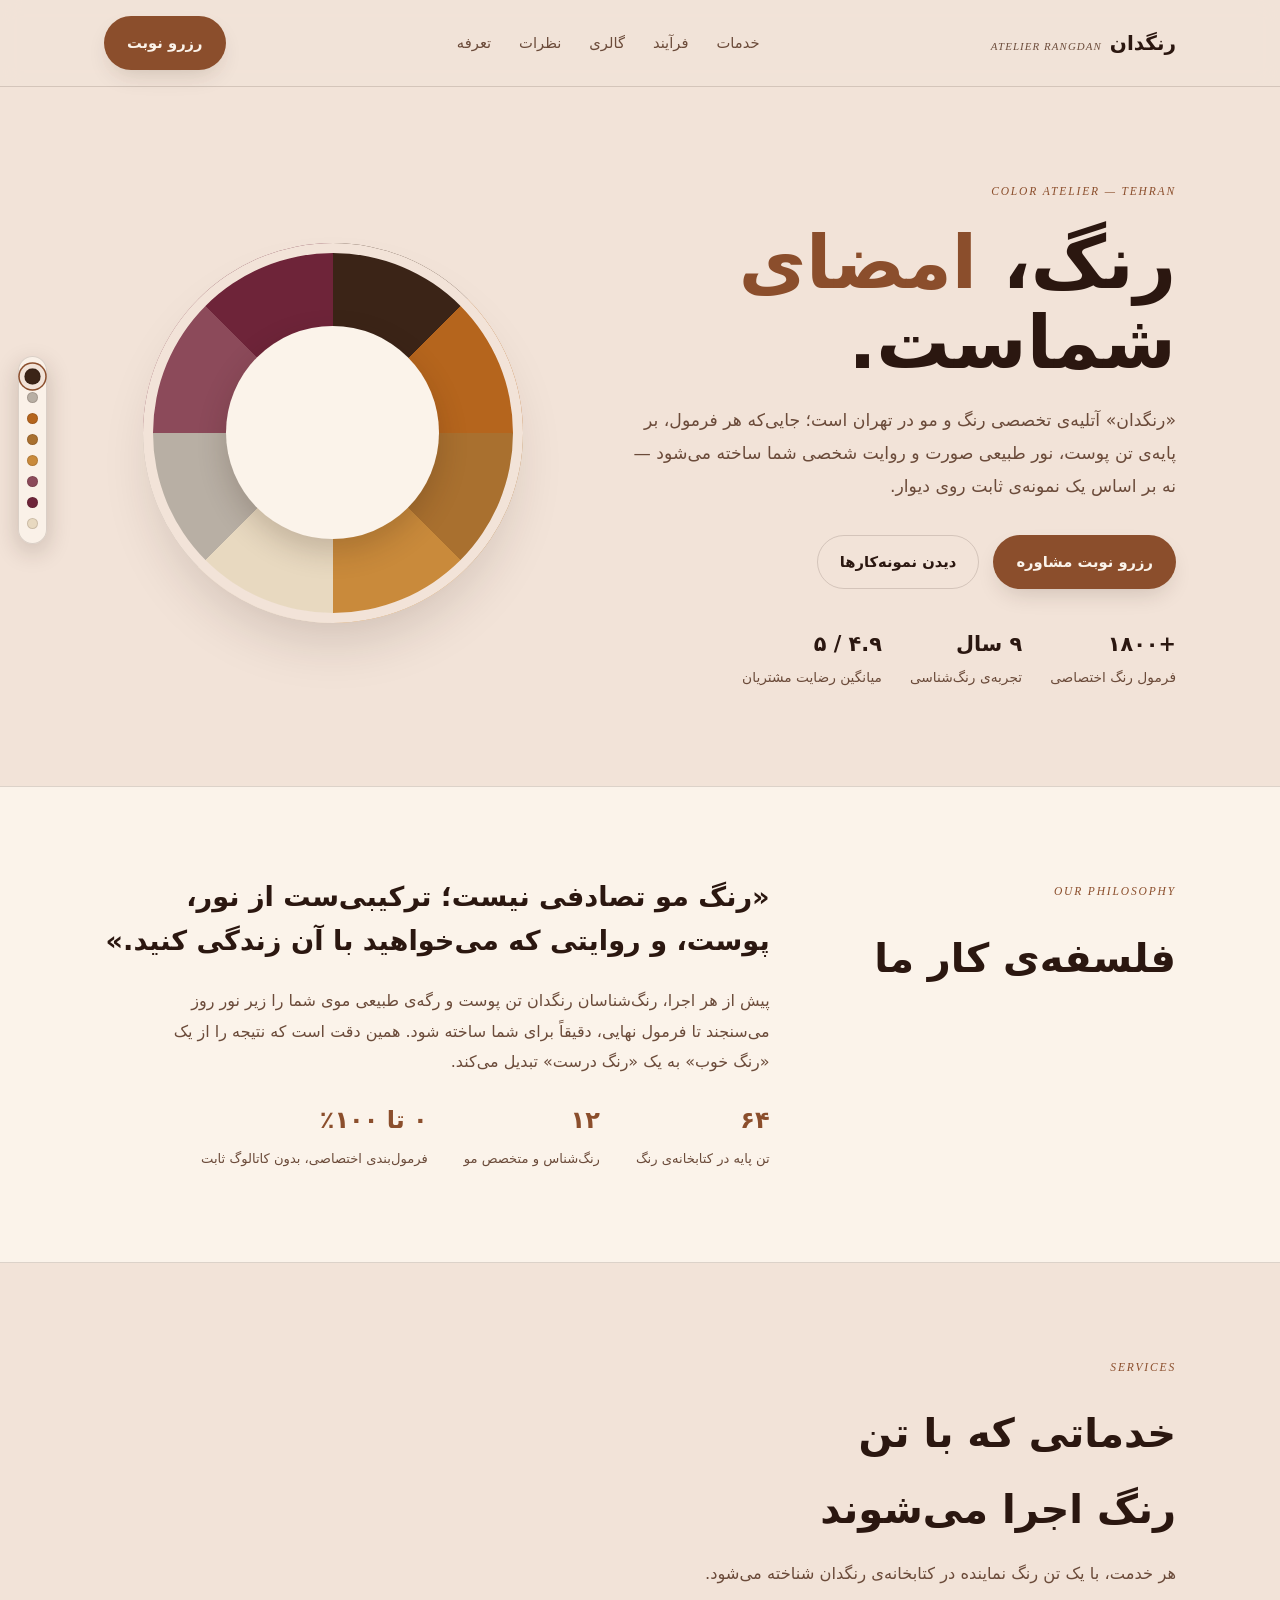
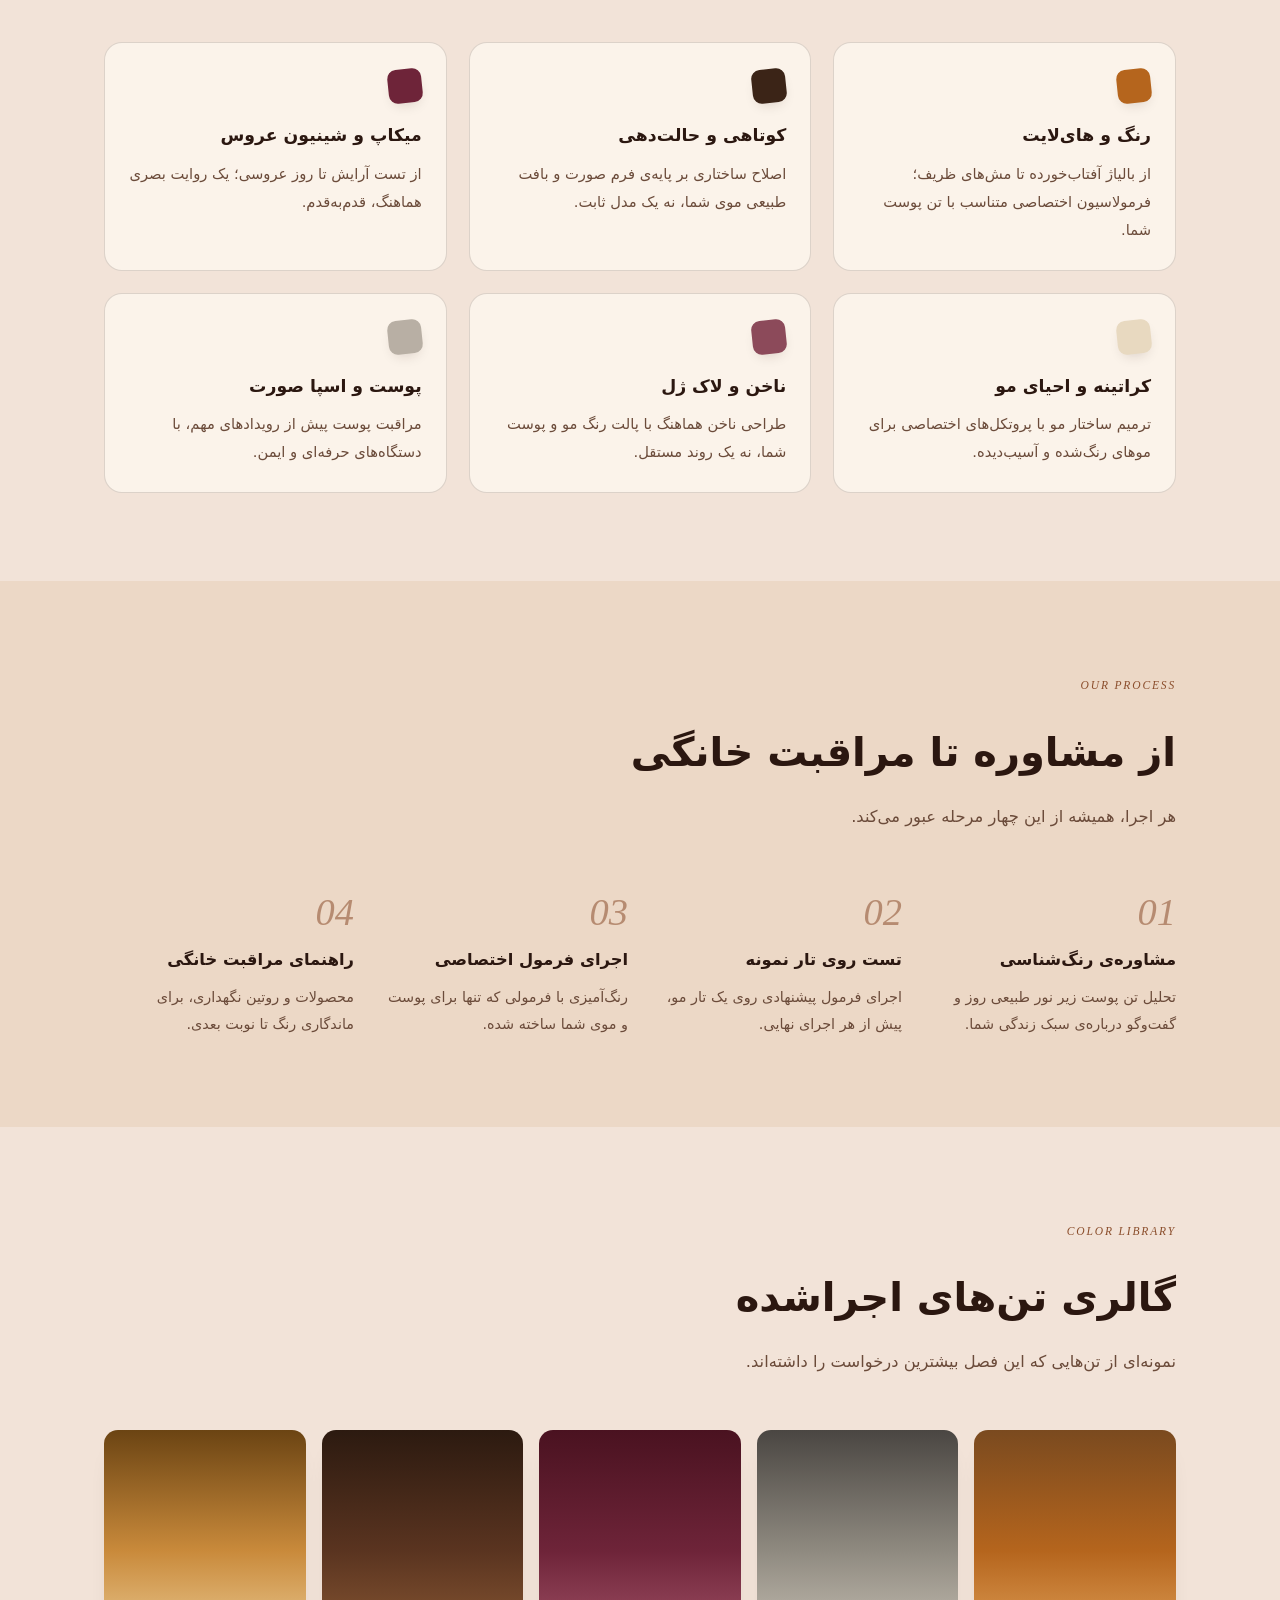
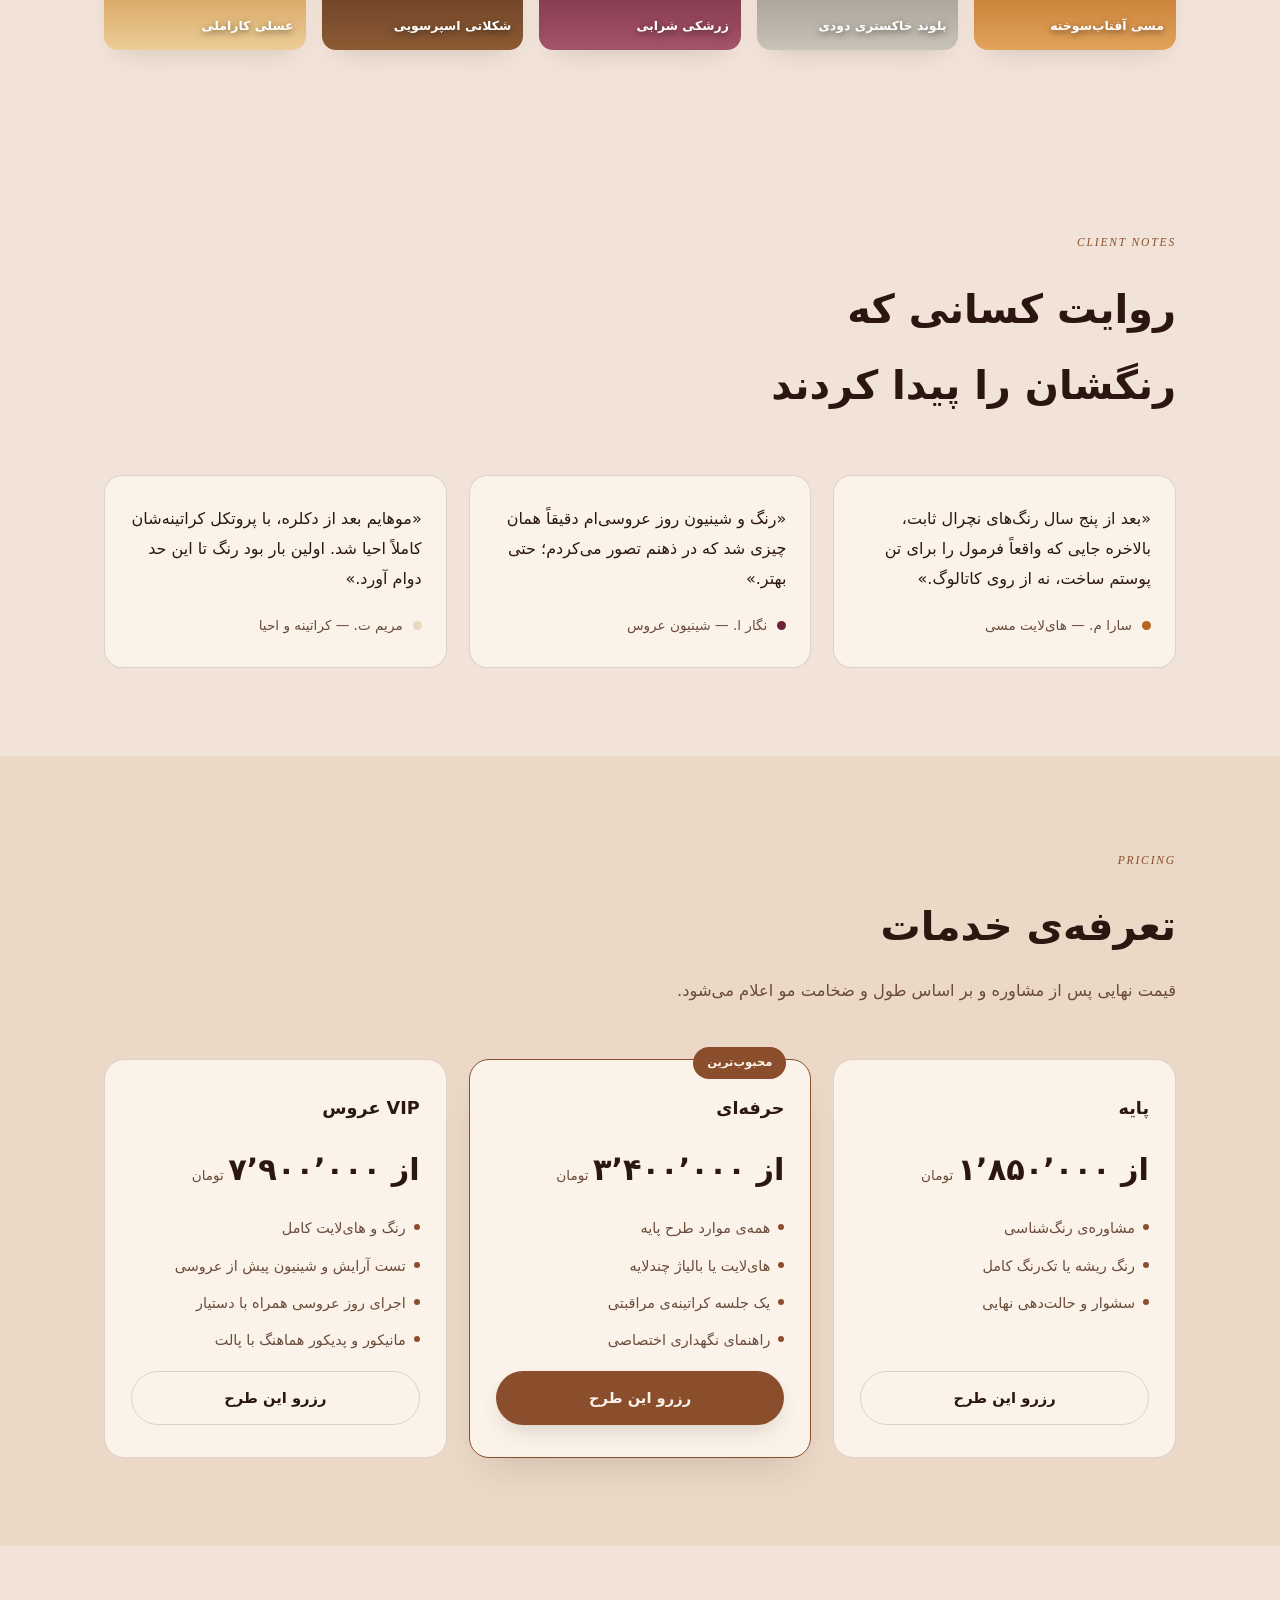
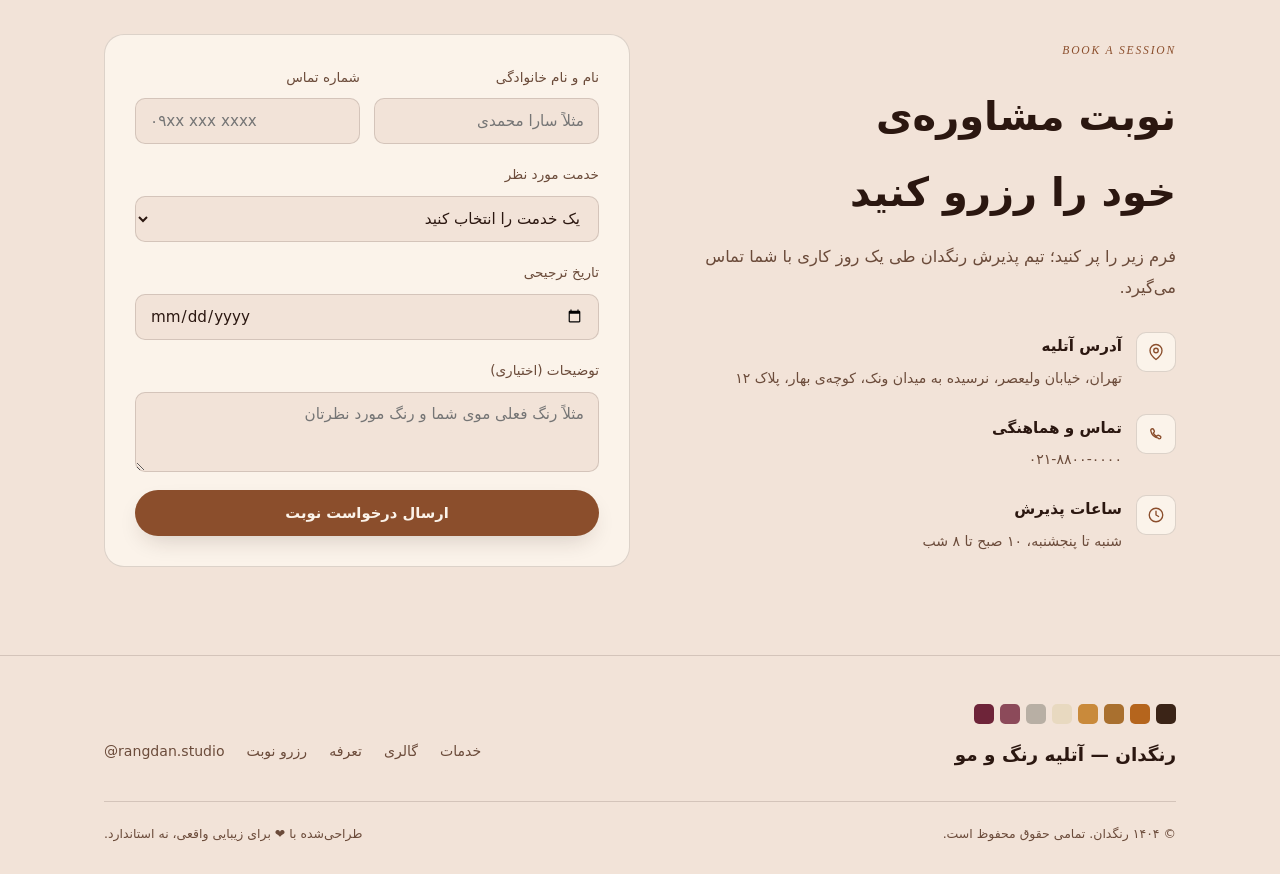
<file: landing/index.html>
<!doctype html>
<html lang="fa" dir="rtl">
<head>
<meta charset="utf-8">
<meta name="viewport" content="width=device-width, initial-scale=1">
<title>رنگدان — آتلیه رنگ و مو</title>
<style>
  :root{
    --bg:#F2E3D8;
    --surface:#FBF3EA;
    --surface-2:#ECD8C6;
    --ink:#2B1710;
    --ink-soft:#6B4B3A;
    --accent:#8B4E2C;
    --accent-2:#6E2439;
    --line:rgba(43,23,16,.15);
    --shadow:rgba(43,23,16,.20);

    --sw-espresso:#3B2417;
    --sw-copper:#B5651D;
    --sw-burgundy:#6E2439;
    --sw-rosewood:#8C4A5A;
    --sw-ash:#B8AFA4;
    --sw-champagne:#E8D9C0;
    --sw-caramel:#A9702F;
    --sw-honey:#C98A3B;

    --font-display:'Vazirmatn','IRANSans',Tahoma,'Segoe UI',system-ui,sans-serif;
    --font-body:'Vazirmatn',Tahoma,'Segoe UI',system-ui,sans-serif;
    --font-accent:Georgia,'Times New Roman',serif;
  }
  @media (prefers-color-scheme: dark){
    :root:not([data-theme="light"]){
      --bg:#1B120C;
      --surface:#271A12;
      --surface-2:#32221A;
      --ink:#F4E7D9;
      --ink-soft:#CBB09C;
      --accent:#E0925A;
      --accent-2:#E28CA0;
      --line:rgba(244,231,217,.14);
      --shadow:rgba(0,0,0,.55);
    }
  }
  :root[data-theme="dark"]{
    --bg:#1B120C;
    --surface:#271A12;
    --surface-2:#32221A;
    --ink:#F4E7D9;
    --ink-soft:#CBB09C;
    --accent:#E0925A;
    --accent-2:#E28CA0;
    --line:rgba(244,231,217,.14);
    --shadow:rgba(0,0,0,.55);
  }
  @media (prefers-reduced-motion: no-preference){
    :root{ scroll-behavior:smooth; }
  }

  *{box-sizing:border-box;}
  html,body{margin:0;padding:0;}
  body{
    background:var(--bg);
    color:var(--ink);
    font-family:var(--font-body);
    line-height:1.9;
    -webkit-font-smoothing:antialiased;
    overflow-x:hidden;
  }
  img,svg{max-width:100%;display:block;}
  a{color:inherit;text-decoration:none;}
  ul{margin:0;padding:0;list-style:none;}
  h1,h2,h3,p{margin:0;}
  h1,h2,h3{font-family:var(--font-display);text-wrap:balance;}
  :focus-visible{outline:2px solid var(--accent);outline-offset:3px;border-radius:4px;}

  .skip-link{
    position:fixed;top:-100px;right:16px;z-index:100;
    background:var(--accent);color:var(--surface);
    padding:12px 20px;border-radius:0 0 10px 10px;
    font-size:.9rem;font-weight:700;transition:top .2s ease;
  }
  .skip-link:focus{top:0;}

  .wrap{ direction:rtl; }
  .container{
    max-width:1120px;
    margin:0 auto;
    padding:0 24px;
  }
  .eyebrow{
    font-family:var(--font-accent);
    font-style:italic;
    letter-spacing:.16em;
    text-transform:uppercase;
    font-size:.72rem;
    color:var(--accent);
    direction:ltr;
    display:inline-block;
  }

  /* ---------- swatch rail ---------- */
  .rail{
    position:fixed;
    top:50%;
    left:18px;
    transform:translateY(-50%);
    z-index:40;
    display:flex;
    flex-direction:column;
    gap:10px;
    padding:14px 8px;
    background:color-mix(in srgb, var(--surface) 88%, transparent);
    border:1px solid var(--line);
    border-radius:999px;
    box-shadow:0 8px 24px var(--shadow);
    backdrop-filter:blur(6px);
  }
  .rail a{
    width:11px;height:11px;border-radius:50%;
    display:block;cursor:pointer;
    border:1px solid var(--line);
    transition:transform .2s ease, box-shadow .2s ease;
  }
  .rail a[data-c="espresso"]{background:var(--sw-espresso);}
  .rail a[data-c="ash"]{background:var(--sw-ash);}
  .rail a[data-c="copper"]{background:var(--sw-copper);}
  .rail a[data-c="caramel"]{background:var(--sw-caramel);}
  .rail a[data-c="honey"]{background:var(--sw-honey);}
  .rail a[data-c="rosewood"]{background:var(--sw-rosewood);}
  .rail a[data-c="burgundy"]{background:var(--sw-burgundy);}
  .rail a[data-c="champagne"]{background:var(--sw-champagne);}
  .rail a.active{transform:scale(1.5);box-shadow:0 0 0 3px var(--bg),0 0 0 4px var(--accent);}
  @media (max-width:900px){ .rail{display:none;} }

  /* ---------- nav ---------- */
  .nav{
    position:sticky;top:0;z-index:30;
    background:color-mix(in srgb, var(--bg) 86%, transparent);
    backdrop-filter:blur(10px);
    border-bottom:1px solid var(--line);
  }
  .nav-inner{
    display:flex;align-items:center;justify-content:space-between;
    gap:20px;padding:16px 24px;
  }
  .brand{display:flex;align-items:baseline;gap:8px;font-weight:800;font-size:1.25rem;}
  .brand small{font-family:var(--font-accent);font-style:italic;font-weight:400;font-size:.68rem;color:var(--ink-soft);letter-spacing:.1em;direction:ltr;}
  .nav-links{display:flex;gap:28px;font-size:.92rem;color:var(--ink-soft);}
  .nav-links a{transition:color .2s ease;}
  .nav-links a:hover{color:var(--accent);}
  @media (max-width:820px){ .nav-links{display:none;} }
  .btn{
    display:inline-flex;align-items:center;justify-content:center;gap:8px;
    min-height:46px;padding:12px 22px;border-radius:999px;
    font-size:.92rem;font-weight:700;
    border:1px solid transparent;cursor:pointer;
    transition:transform .2s ease, box-shadow .2s ease, background .2s ease, border-color .2s ease, color .2s ease;
    font-family:var(--font-body);
  }
  .btn:hover{transform:translateY(-2px);}
  .btn-primary{background:var(--accent);color:var(--surface);box-shadow:0 10px 24px -8px var(--shadow);}
  .btn-primary:hover{box-shadow:0 14px 28px -8px var(--shadow);}
  .btn-ghost{background:transparent;border-color:var(--line);color:var(--ink);}
  .btn-ghost:hover{border-color:var(--accent);color:var(--accent);}
  .btn-block{width:100%;justify-content:center;}

  /* ---------- hero ---------- */
  .hero{
    position:relative;
    padding:88px 0 96px;
    overflow:hidden;
  }
  .hero-grid{
    display:grid;grid-template-columns:1.1fr .9fr;gap:56px;align-items:center;
  }
  @media (max-width:900px){ .hero-grid{grid-template-columns:1fr;} }
  .hero h1{
    font-size:clamp(2.5rem,6vw,4.6rem);
    font-weight:800;
    line-height:1.08;
    margin:18px 0 22px;
  }
  .hero h1 em{
    font-style:normal;
    color:var(--accent);
  }
  .hero p.lead{
    font-size:1.08rem;color:var(--ink-soft);max-width:52ch;margin-bottom:32px;
  }
  .hero-ctas{display:flex;gap:14px;flex-wrap:wrap;margin-bottom:36px;}
  .hero-meta{display:flex;gap:28px;flex-wrap:wrap;color:var(--ink-soft);font-size:.86rem;}
  .hero-meta b{display:block;color:var(--ink);font-size:1.3rem;font-family:var(--font-display);}

  .dial-wrap{position:relative;display:flex;align-items:center;justify-content:center;}
  .dial{
    width:min(380px,80vw);aspect-ratio:1;border-radius:50%;
    background:conic-gradient(
      var(--sw-espresso) 0deg 45deg,
      var(--sw-copper) 45deg 90deg,
      var(--sw-caramel) 90deg 135deg,
      var(--sw-honey) 135deg 180deg,
      var(--sw-champagne) 180deg 225deg,
      var(--sw-ash) 225deg 270deg,
      var(--sw-rosewood) 270deg 315deg,
      var(--sw-burgundy) 315deg 360deg
    );
    box-shadow:0 30px 60px -20px var(--shadow), inset 0 0 0 10px var(--bg);
    position:relative;
  }
  @media (prefers-reduced-motion: no-preference){
    .dial{ animation:spin 70s linear infinite; }
  }
  @keyframes spin{ to{ transform:rotate(360deg); } }
  .dial::after{
    content:"";position:absolute;inset:22%;border-radius:50%;
    background:var(--surface);box-shadow:0 12px 30px var(--shadow);
  }
  .dial-core{
    position:absolute;inset:0;display:flex;align-items:center;justify-content:center;
    flex-direction:column;text-align:center;pointer-events:none;
  }
  .dial-core b{font-family:var(--font-display);font-size:1.15rem;font-weight:800;}
  .dial-core span{font-family:var(--font-accent);font-style:italic;font-size:.62rem;letter-spacing:.14em;color:var(--ink-soft);direction:ltr;}

  /* reveal */
  .reveal{opacity:0;transform:translateY(22px);transition:opacity .7s ease, transform .7s ease;}
  .reveal.visible{opacity:1;transform:none;}
  @media (prefers-reduced-motion: reduce){
    .reveal{opacity:1;transform:none;transition:none;}
    .dial{animation:none;}
  }

  section{padding:88px 0;}
  .section-head{max-width:640px;margin-bottom:52px;}
  .section-head h2{font-size:clamp(1.7rem,3.2vw,2.5rem);font-weight:800;margin:14px 0 12px;}
  .section-head p{color:var(--ink-soft);font-size:1.02rem;}

  /* about */
  .about{border-top:1px solid var(--line);border-bottom:1px solid var(--line);background:var(--surface);}
  .about-inner{display:grid;grid-template-columns:.7fr 1.3fr;gap:48px;align-items:start;}
  @media (max-width:820px){ .about-inner{grid-template-columns:1fr;} }
  .about blockquote{
    font-family:var(--font-display);font-weight:700;
    font-size:clamp(1.3rem,2.4vw,1.7rem);line-height:1.6;margin:0 0 24px;
  }
  .about-figures{display:flex;gap:36px;flex-wrap:wrap;margin-top:20px;}
  .about-figures div b{display:block;font-size:1.5rem;font-family:var(--font-display);color:var(--accent);}
  .about-figures div span{font-size:.82rem;color:var(--ink-soft);}

  /* services */
  .cards{display:grid;grid-template-columns:repeat(3,1fr);gap:22px;}
  @media (max-width:900px){ .cards{grid-template-columns:repeat(2,1fr);} }
  @media (max-width:600px){ .cards{grid-template-columns:1fr;} }
  .card{
    background:var(--surface);border:1px solid var(--line);border-radius:18px;
    padding:26px 24px;transition:transform .25s ease, box-shadow .25s ease;
  }
  .card:hover{transform:translateY(-6px);box-shadow:0 18px 34px -18px var(--shadow);}
  .chip{width:34px;height:34px;border-radius:9px;margin-bottom:16px;transform:rotate(-6deg);box-shadow:0 6px 14px -6px var(--shadow);}
  .card h3{font-size:1.08rem;font-weight:700;margin-bottom:8px;}
  .card p{color:var(--ink-soft);font-size:.92rem;}

  /* process */
  .process{background:var(--surface-2);}
  .steps{display:grid;grid-template-columns:repeat(4,1fr);gap:24px;counter-reset:step;}
  @media (max-width:900px){ .steps{grid-template-columns:repeat(2,1fr);} }
  @media (max-width:560px){ .steps{grid-template-columns:1fr;} }
  .step{position:relative;padding-top:8px;}
  .step .num{
    font-family:var(--font-accent);font-style:italic;font-size:2.4rem;color:var(--accent);
    opacity:.55;line-height:1;direction:ltr;
  }
  .step h3{margin:10px 0 8px;font-size:1.02rem;}
  .step p{color:var(--ink-soft);font-size:.9rem;}

  /* gallery / strands */
  .strands{display:grid;grid-template-columns:repeat(5,1fr);gap:16px;}
  @media (max-width:820px){ .strands{grid-template-columns:repeat(2,1fr);} }
  .strand{
    height:220px;border-radius:14px;position:relative;overflow:hidden;
    box-shadow:0 14px 26px -16px var(--shadow);
    transition:transform .3s ease;
  }
  .strand:hover{transform:translateY(-6px) scale(1.02);}
  .strand span{
    position:absolute;bottom:12px;right:12px;left:12px;
    font-size:.78rem;font-weight:700;color:#fff;
    text-shadow:0 2px 6px rgba(0,0,0,.5);
  }
  .strand.s1{background:linear-gradient(180deg,#7a4a1f,#b5651d 55%,#e2a35b);}
  .strand.s2{background:linear-gradient(180deg,#4a4642,#8f8a80 55%,#c9c2b6);}
  .strand.s3{background:linear-gradient(180deg,#4a1220,#6e2439 55%,#a45469);}
  .strand.s4{background:linear-gradient(180deg,#2c1a10,#5a3420 55%,#8c5a34);}
  .strand.s5{background:linear-gradient(180deg,#6b4413,#c98a3b 55%,#eccd97);}

  /* testimonials */
  .quotes{display:grid;grid-template-columns:repeat(3,1fr);gap:22px;}
  @media (max-width:900px){ .quotes{grid-template-columns:1fr;} }
  .quote{background:var(--surface);border:1px solid var(--line);border-radius:18px;padding:28px 24px;}
  .quote p{font-size:1rem;margin-bottom:18px;}
  .quote footer{display:flex;align-items:center;gap:10px;font-size:.85rem;color:var(--ink-soft);}
  .quote footer .dot{width:9px;height:9px;border-radius:50%;}

  /* pricing */
  .pricing{background:var(--surface-2);}
  .plans{display:grid;grid-template-columns:repeat(3,1fr);gap:22px;}
  @media (max-width:900px){ .plans{grid-template-columns:1fr;} }
  .plan{
    background:var(--surface);border:1px solid var(--line);border-radius:20px;
    padding:32px 26px;display:flex;flex-direction:column;gap:16px;
  }
  .plan.featured{border-color:var(--accent);box-shadow:0 20px 40px -20px var(--shadow);position:relative;}
  .plan.featured::before{
    content:"محبوب‌ترین";position:absolute;top:-13px;right:24px;
    background:var(--accent);color:var(--surface);font-size:.72rem;font-weight:700;
    padding:5px 14px;border-radius:999px;
  }
  .plan h3{font-size:1.1rem;}
  .plan .price{font-family:var(--font-display);font-size:1.9rem;font-weight:800;font-variant-numeric:tabular-nums;}
  .plan .price small{font-size:.85rem;font-weight:400;color:var(--ink-soft);}
  .plan ul{display:flex;flex-direction:column;gap:10px;font-size:.9rem;color:var(--ink-soft);flex:1;}
  .plan ul li{display:flex;gap:8px;align-items:flex-start;}
  .plan ul li::before{content:"";width:6px;height:6px;border-radius:50%;background:var(--accent);margin-top:9px;flex-shrink:0;}

  /* booking */
  .booking-inner{display:grid;grid-template-columns:1fr 1fr;gap:56px;align-items:start;}
  @media (max-width:900px){ .booking-inner{grid-template-columns:1fr;} }
  .form-card{background:var(--surface);border:1px solid var(--line);border-radius:20px;padding:30px;}
  .field{margin-bottom:18px;display:flex;flex-direction:column;gap:8px;}
  .field label{font-size:.85rem;color:var(--ink-soft);}
  .field input,.field select,.field textarea{
    background:var(--bg);border:1px solid var(--line);border-radius:10px;
    min-height:46px;padding:12px 14px;font-family:var(--font-body);font-size:.95rem;color:var(--ink);
    resize:vertical;transition:border-color .2s ease;
  }
  .field input:hover,.field select:hover,.field textarea:hover{border-color:var(--accent);}
  .field select{cursor:pointer;}
  .field-row{display:grid;grid-template-columns:1fr 1fr;gap:14px;}
  @media (max-width:480px){ .field-row{grid-template-columns:1fr;} }
  .note-ok{
    margin-top:14px;padding:12px 16px;border-radius:10px;
    background:color-mix(in srgb, var(--accent) 16%, var(--surface));
    color:var(--accent);font-size:.88rem;display:none;
  }
  .note-ok.show{display:block;}
  .info-list{display:flex;flex-direction:column;gap:22px;}
  .info-item{display:flex;gap:14px;}
  .info-item .ico{
    width:40px;height:40px;border-radius:10px;background:var(--surface);border:1px solid var(--line);
    display:flex;align-items:center;justify-content:center;flex-shrink:0;color:var(--accent);
  }
  .info-item .ico svg{width:18px;height:18px;}
  .info-item h3{font-size:.95rem;margin-bottom:4px;}
  .info-item p{color:var(--ink-soft);font-size:.88rem;}

  /* footer */
  footer.site{border-top:1px solid var(--line);padding:48px 0 28px;}
  .footer-inner{display:flex;justify-content:space-between;flex-wrap:wrap;gap:24px;margin-bottom:28px;}
  .footer-brand{font-family:var(--font-display);font-weight:800;font-size:1.15rem;}
  .footer-links{display:flex;gap:22px;font-size:.88rem;color:var(--ink-soft);flex-wrap:wrap;}
  .footer-links a{transition:color .2s ease;cursor:pointer;}
  .footer-links a:hover{color:var(--accent);}
  .footer-bottom{border-top:1px solid var(--line);padding-top:20px;font-size:.78rem;color:var(--ink-soft);display:flex;justify-content:space-between;flex-wrap:wrap;gap:10px;}
  .swatch-strip{display:flex;gap:6px;margin-bottom:14px;}
  .swatch-strip i{width:20px;height:20px;border-radius:5px;display:block;}
</style>

</head>
<body>
<div class="wrap" dir="rtl" lang="fa">

  <a href="#main" class="skip-link">رفتن به محتوای اصلی</a>

  <nav class="rail" aria-hidden="true">
    <a href="#hero" tabindex="-1" data-c="espresso" title="آغاز"></a>
    <a href="#about" tabindex="-1" data-c="ash" title="درباره ما"></a>
    <a href="#services" tabindex="-1" data-c="copper" title="خدمات"></a>
    <a href="#process" tabindex="-1" data-c="caramel" title="فرآیند"></a>
    <a href="#gallery" tabindex="-1" data-c="honey" title="گالری"></a>
    <a href="#testimonials" tabindex="-1" data-c="rosewood" title="نظرات"></a>
    <a href="#pricing" tabindex="-1" data-c="burgundy" title="تعرفه"></a>
    <a href="#booking" tabindex="-1" data-c="champagne" title="رزرو"></a>
  </nav>

  <header class="nav">
    <div class="container nav-inner">
      <div class="brand">رنگدان <small>ATELIER RANGDAN</small></div>
      <nav class="nav-links" aria-label="پیمایش اصلی">
        <a href="#services">خدمات</a>
        <a href="#process">فرآیند</a>
        <a href="#gallery">گالری</a>
        <a href="#testimonials">نظرات</a>
        <a href="#pricing">تعرفه</a>
      </nav>
      <a href="#booking" class="btn btn-primary">رزرو نوبت</a>
    </div>
  </header>

  <main id="main">
  <section class="hero" id="hero">
    <div class="container hero-grid">
      <div>
        <span class="eyebrow">Color Atelier — Tehran</span>
        <h1 class="reveal">رنگ، <em>امضای</em><br>شماست.</h1>
        <p class="lead reveal">«رنگدان» آتلیه‌ی تخصصی رنگ و مو در تهران است؛ جایی‌که هر فرمول، بر پایه‌ی تن پوست، نور طبیعی صورت و روایت شخصی شما ساخته می‌شود — نه بر اساس یک نمونه‌ی ثابت روی دیوار.</p>
        <div class="hero-ctas reveal">
          <a href="#booking" class="btn btn-primary">رزرو نوبت مشاوره</a>
          <a href="#gallery" class="btn btn-ghost">دیدن نمونه‌کارها</a>
        </div>
        <div class="hero-meta reveal">
          <div><b>+۱۸۰۰</b>فرمول رنگ اختصاصی</div>
          <div><b>۹ سال</b>تجربه‌ی رنگ‌شناسی</div>
          <div><b>۴.۹ / ۵</b>میانگین رضایت مشتریان</div>
        </div>
      </div>
      <div class="dial-wrap reveal">
        <div class="dial">
          <div class="dial-core">
            <b>رنگدان</b>
            <span>PIGMENT WHEEL</span>
          </div>
        </div>
      </div>
    </div>
  </section>

  <section class="about" id="about">
    <div class="container about-inner">
      <div class="section-head reveal" style="margin-bottom:0;">
        <span class="eyebrow">Our Philosophy</span>
        <h2>فلسفه‌ی کار ما</h2>
      </div>
      <div class="reveal">
        <blockquote>«رنگ مو تصادفی نیست؛ ترکیبی‌ست از نور، پوست، و روایتی که می‌خواهید با آن زندگی کنید.»</blockquote>
        <p style="color:var(--ink-soft);max-width:60ch;">پیش از هر اجرا، رنگ‌شناسان رنگدان تن پوست و رگه‌ی طبیعی موی شما را زیر نور روز می‌سنجند تا فرمول نهایی، دقیقاً برای شما ساخته شود. همین دقت است که نتیجه را از یک «رنگ خوب» به یک «رنگ درست» تبدیل می‌کند.</p>
        <div class="about-figures">
          <div><b>۶۴</b><span>تن پایه در کتابخانه‌ی رنگ</span></div>
          <div><b>۱۲</b><span>رنگ‌شناس و متخصص مو</span></div>
          <div><b>۰ تا ۱۰۰٪</b><span>فرمول‌بندی اختصاصی، بدون کاتالوگ ثابت</span></div>
        </div>
      </div>
    </div>
  </section>

  <section id="services">
    <div class="container">
      <div class="section-head reveal">
        <span class="eyebrow">Services</span>
        <h2>خدماتی که با تن رنگ اجرا می‌شوند</h2>
        <p>هر خدمت، با یک تن رنگ نماینده در کتابخانه‌ی رنگدان شناخته می‌شود.</p>
      </div>
      <div class="cards">
        <div class="card reveal">
          <div class="chip" style="background:var(--sw-copper);"></div>
          <h3>رنگ و های‌لایت</h3>
          <p>از بالیاژ آفتاب‌خورده تا مش‌های ظریف؛ فرمولاسیون اختصاصی متناسب با تن پوست شما.</p>
        </div>
        <div class="card reveal">
          <div class="chip" style="background:var(--sw-espresso);"></div>
          <h3>کوتاهی و حالت‌دهی</h3>
          <p>اصلاح ساختاری بر پایه‌ی فرم صورت و بافت طبیعی موی شما، نه یک مدل ثابت.</p>
        </div>
        <div class="card reveal">
          <div class="chip" style="background:var(--sw-burgundy);"></div>
          <h3>میکاپ و شینیون عروس</h3>
          <p>از تست آرایش تا روز عروسی؛ یک روایت بصری هماهنگ، قدم‌به‌قدم.</p>
        </div>
        <div class="card reveal">
          <div class="chip" style="background:var(--sw-champagne);"></div>
          <h3>کراتینه و احیای مو</h3>
          <p>ترمیم ساختار مو با پروتکل‌های اختصاصی برای موهای رنگ‌شده و آسیب‌دیده.</p>
        </div>
        <div class="card reveal">
          <div class="chip" style="background:var(--sw-rosewood);"></div>
          <h3>ناخن و لاک ژل</h3>
          <p>طراحی ناخن هماهنگ با پالت رنگ مو و پوست شما، نه یک روند مستقل.</p>
        </div>
        <div class="card reveal">
          <div class="chip" style="background:var(--sw-ash);"></div>
          <h3>پوست و اسپا صورت</h3>
          <p>مراقبت پوست پیش از رویدادهای مهم، با دستگاه‌های حرفه‌ای و ایمن.</p>
        </div>
      </div>
    </div>
  </section>

  <section class="process" id="process">
    <div class="container">
      <div class="section-head reveal">
        <span class="eyebrow">Our Process</span>
        <h2>از مشاوره تا مراقبت خانگی</h2>
        <p>هر اجرا، همیشه از این چهار مرحله عبور می‌کند.</p>
      </div>
      <div class="steps">
        <div class="step reveal">
          <span class="num">01</span>
          <h3>مشاوره‌ی رنگ‌شناسی</h3>
          <p>تحلیل تن پوست زیر نور طبیعی روز و گفت‌وگو درباره‌ی سبک زندگی شما.</p>
        </div>
        <div class="step reveal">
          <span class="num">02</span>
          <h3>تست روی تار نمونه</h3>
          <p>اجرای فرمول پیشنهادی روی یک تار مو، پیش از هر اجرای نهایی.</p>
        </div>
        <div class="step reveal">
          <span class="num">03</span>
          <h3>اجرای فرمول اختصاصی</h3>
          <p>رنگ‌آمیزی با فرمولی که تنها برای پوست و موی شما ساخته شده.</p>
        </div>
        <div class="step reveal">
          <span class="num">04</span>
          <h3>راهنمای مراقبت خانگی</h3>
          <p>محصولات و روتین نگهداری، برای ماندگاری رنگ تا نوبت بعدی.</p>
        </div>
      </div>
    </div>
  </section>

  <section id="gallery">
    <div class="container">
      <div class="section-head reveal">
        <span class="eyebrow">Color Library</span>
        <h2>گالری تن‌های اجراشده</h2>
        <p>نمونه‌ای از تن‌هایی که این فصل بیشترین درخواست را داشته‌اند.</p>
      </div>
      <div class="strands">
        <div class="strand s1 reveal"><span>مسی آفتاب‌سوخته</span></div>
        <div class="strand s2 reveal"><span>بلوند خاکستری دودی</span></div>
        <div class="strand s3 reveal"><span>زرشکی شرابی</span></div>
        <div class="strand s4 reveal"><span>شکلاتی اسپرسویی</span></div>
        <div class="strand s5 reveal"><span>عسلی کاراملی</span></div>
      </div>
    </div>
  </section>

  <section id="testimonials">
    <div class="container">
      <div class="section-head reveal">
        <span class="eyebrow">Client Notes</span>
        <h2>روایت کسانی که رنگشان را پیدا کردند</h2>
      </div>
      <div class="quotes">
        <div class="quote reveal">
          <p>«بعد از پنج سال رنگ‌های نچرال ثابت، بالاخره جایی که واقعاً فرمول را برای تن پوستم ساخت، نه از روی کاتالوگ.»</p>
          <footer><span class="dot" style="background:var(--sw-copper);"></span> سارا م. — های‌لایت مسی</footer>
        </div>
        <div class="quote reveal">
          <p>«رنگ و شینیون روز عروسی‌ام دقیقاً همان چیزی شد که در ذهنم تصور می‌کردم؛ حتی بهتر.»</p>
          <footer><span class="dot" style="background:var(--sw-burgundy);"></span> نگار ا. — شینیون عروس</footer>
        </div>
        <div class="quote reveal">
          <p>«موهایم بعد از دکلره، با پروتکل کراتینه‌شان کاملاً احیا شد. اولین بار بود رنگ تا این حد دوام آورد.»</p>
          <footer><span class="dot" style="background:var(--sw-champagne);"></span> مریم ت. — کراتینه و احیا</footer>
        </div>
      </div>
    </div>
  </section>

  <section class="pricing" id="pricing">
    <div class="container">
      <div class="section-head reveal">
        <span class="eyebrow">Pricing</span>
        <h2>تعرفه‌ی خدمات</h2>
        <p>قیمت نهایی پس از مشاوره و بر اساس طول و ضخامت مو اعلام می‌شود.</p>
      </div>
      <div class="plans">
        <div class="plan reveal">
          <h3>پایه</h3>
          <div class="price">از ۱٬۸۵۰٬۰۰۰<small> تومان</small></div>
          <ul>
            <li>مشاوره‌ی رنگ‌شناسی</li>
            <li>رنگ ریشه یا تک‌رنگ کامل</li>
            <li>سشوار و حالت‌دهی نهایی</li>
          </ul>
          <a href="#booking" class="btn btn-ghost btn-block">رزرو این طرح</a>
        </div>
        <div class="plan featured reveal">
          <h3>حرفه‌ای</h3>
          <div class="price">از ۳٬۴۰۰٬۰۰۰<small> تومان</small></div>
          <ul>
            <li>همه‌ی موارد طرح پایه</li>
            <li>های‌لایت یا بالیاژ چندلایه</li>
            <li>یک جلسه کراتینه‌ی مراقبتی</li>
            <li>راهنمای نگهداری اختصاصی</li>
          </ul>
          <a href="#booking" class="btn btn-primary btn-block">رزرو این طرح</a>
        </div>
        <div class="plan reveal">
          <h3>VIP عروس</h3>
          <div class="price">از ۷٬۹۰۰٬۰۰۰<small> تومان</small></div>
          <ul>
            <li>رنگ و های‌لایت کامل</li>
            <li>تست آرایش و شینیون پیش از عروسی</li>
            <li>اجرای روز عروسی همراه با دستیار</li>
            <li>مانیکور و پدیکور هماهنگ با پالت</li>
          </ul>
          <a href="#booking" class="btn btn-ghost btn-block">رزرو این طرح</a>
        </div>
      </div>
    </div>
  </section>

  <section id="booking">
    <div class="container booking-inner">
      <div>
        <div class="section-head reveal" style="margin-bottom:28px;">
          <span class="eyebrow">Book a Session</span>
          <h2>نوبت مشاوره‌ی خود را رزرو کنید</h2>
          <p>فرم زیر را پر کنید؛ تیم پذیرش رنگدان طی یک روز کاری با شما تماس می‌گیرد.</p>
        </div>
        <div class="info-list reveal">
          <div class="info-item">
            <div class="ico" aria-hidden="true"><svg viewBox="0 0 24 24" fill="none" stroke="currentColor" stroke-width="1.8" stroke-linecap="round" stroke-linejoin="round"><path d="M20 10c0 6-8 12-8 12s-8-6-8-12a8 8 0 0 1 16 0Z"/><circle cx="12" cy="10" r="3"/></svg></div>
            <div><h3>آدرس آتلیه</h3><p>تهران، خیابان ولیعصر، نرسیده به میدان ونک، کوچه‌ی بهار، پلاک ۱۲</p></div>
          </div>
          <div class="info-item">
            <div class="ico" aria-hidden="true"><svg viewBox="0 0 24 24" fill="none" stroke="currentColor" stroke-width="1.8" stroke-linecap="round" stroke-linejoin="round"><path d="M15 17.5c-5-1-9-5-10-10 0-1.2 1-2.5 2.3-2.5.6 0 1.1.3 1.4.9l1 2c.3.6.1 1.3-.3 1.7l-1 1c.9 2 2.5 3.6 4.5 4.5l1-1c.4-.4 1.1-.6 1.7-.3l2 1c.6.3.9.8.9 1.4 0 1.3-1.3 2.3-2.5 2.3Z"/></svg></div>
            <div><h3>تماس و هماهنگی</h3><p style="direction:ltr;text-align:right;">۰۲۱‑۸۸۰۰‑۰۰۰۰</p></div>
          </div>
          <div class="info-item">
            <div class="ico" aria-hidden="true"><svg viewBox="0 0 24 24" fill="none" stroke="currentColor" stroke-width="1.8" stroke-linecap="round" stroke-linejoin="round"><circle cx="12" cy="12" r="9"/><path d="M12 7v5l3.5 2"/></svg></div>
            <div><h3>ساعات پذیرش</h3><p>شنبه تا پنجشنبه، ۱۰ صبح تا ۸ شب</p></div>
          </div>
        </div>
      </div>

      <form class="form-card reveal" id="bookingForm">
        <div class="field-row">
          <div class="field">
            <label for="fname">نام و نام خانوادگی</label>
            <input id="fname" type="text" name="name" autocomplete="name" placeholder="مثلاً سارا محمدی" required>
          </div>
          <div class="field">
            <label for="fphone">شماره تماس</label>
            <input id="fphone" type="tel" name="tel" autocomplete="tel" inputmode="tel" placeholder="۰۹xx xxx xxxx" required>
          </div>
        </div>
        <div class="field">
          <label for="fservice">خدمت مورد نظر</label>
          <select id="fservice" required>
            <option value="" disabled selected>یک خدمت را انتخاب کنید</option>
            <option>رنگ و های‌لایت</option>
            <option>کوتاهی و حالت‌دهی</option>
            <option>میکاپ و شینیون عروس</option>
            <option>کراتینه و احیای مو</option>
            <option>ناخن و لاک ژل</option>
            <option>پوست و اسپا صورت</option>
          </select>
        </div>
        <div class="field">
          <label for="fdate">تاریخ ترجیحی</label>
          <input id="fdate" type="date">
        </div>
        <div class="field">
          <label for="fnote">توضیحات (اختیاری)</label>
          <textarea id="fnote" rows="3" placeholder="مثلاً رنگ فعلی موی شما و رنگ مورد نظرتان"></textarea>
        </div>
        <button type="submit" class="btn btn-primary btn-block">ارسال درخواست نوبت</button>
        <div class="note-ok" id="formNote">درخواست شما ثبت شد. تیم رنگدان طی یک روز کاری با شما تماس می‌گیرد.</div>
      </form>
    </div>
  </section>

  </main>

  <footer class="site">
    <div class="container">
      <div class="swatch-strip">
        <i style="background:var(--sw-espresso);"></i>
        <i style="background:var(--sw-copper);"></i>
        <i style="background:var(--sw-caramel);"></i>
        <i style="background:var(--sw-honey);"></i>
        <i style="background:var(--sw-champagne);"></i>
        <i style="background:var(--sw-ash);"></i>
        <i style="background:var(--sw-rosewood);"></i>
        <i style="background:var(--sw-burgundy);"></i>
      </div>
      <div class="footer-inner">
        <div class="footer-brand">رنگدان — آتلیه رنگ و مو</div>
        <div class="footer-links">
          <a href="#services">خدمات</a>
          <a href="#gallery">گالری</a>
          <a href="#pricing">تعرفه</a>
          <a href="#booking">رزرو نوبت</a>
          <a href="#" style="direction:ltr;">@rangdan.studio</a>
        </div>
      </div>
      <div class="footer-bottom">
        <span>© ۱۴۰۴ رنگدان. تمامی حقوق محفوظ است.</span>
        <span>طراحی‌شده با ❤ برای زیبایی واقعی، نه استاندارد.</span>
      </div>
    </div>
  </footer>
</div>

<script>
  (function(){
    var reduce = window.matchMedia('(prefers-reduced-motion: reduce)').matches;

    // scroll reveal
    var revealEls = document.querySelectorAll('.reveal');
    if('IntersectionObserver' in window && !reduce){
      var io = new IntersectionObserver(function(entries){
        entries.forEach(function(e){
          if(e.isIntersecting){
            e.target.classList.add('visible');
            io.unobserve(e.target);
          }
        });
      },{threshold:.15});
      revealEls.forEach(function(el){ io.observe(el); });
    } else {
      revealEls.forEach(function(el){ el.classList.add('visible'); });
    }

    // rail active state
    var railLinks = document.querySelectorAll('.rail a');
    var sections = Array.prototype.map.call(railLinks, function(a){
      return document.querySelector(a.getAttribute('href'));
    });
    function setActive(){
      var pos = window.scrollY + window.innerHeight * 0.35;
      var current = 0;
      sections.forEach(function(sec, i){
        if(sec && sec.offsetTop <= pos) current = i;
      });
      railLinks.forEach(function(a,i){ a.classList.toggle('active', i === current); });
    }
    document.addEventListener('scroll', setActive, {passive:true});
    setActive();

    // booking form (demo only, no network call)
    var form = document.getElementById('bookingForm');
    var note = document.getElementById('formNote');
    form.addEventListener('submit', function(ev){
      ev.preventDefault();
      note.classList.add('show');
      form.reset();
    });
  })();
</script>
</body>
</html>
</file>
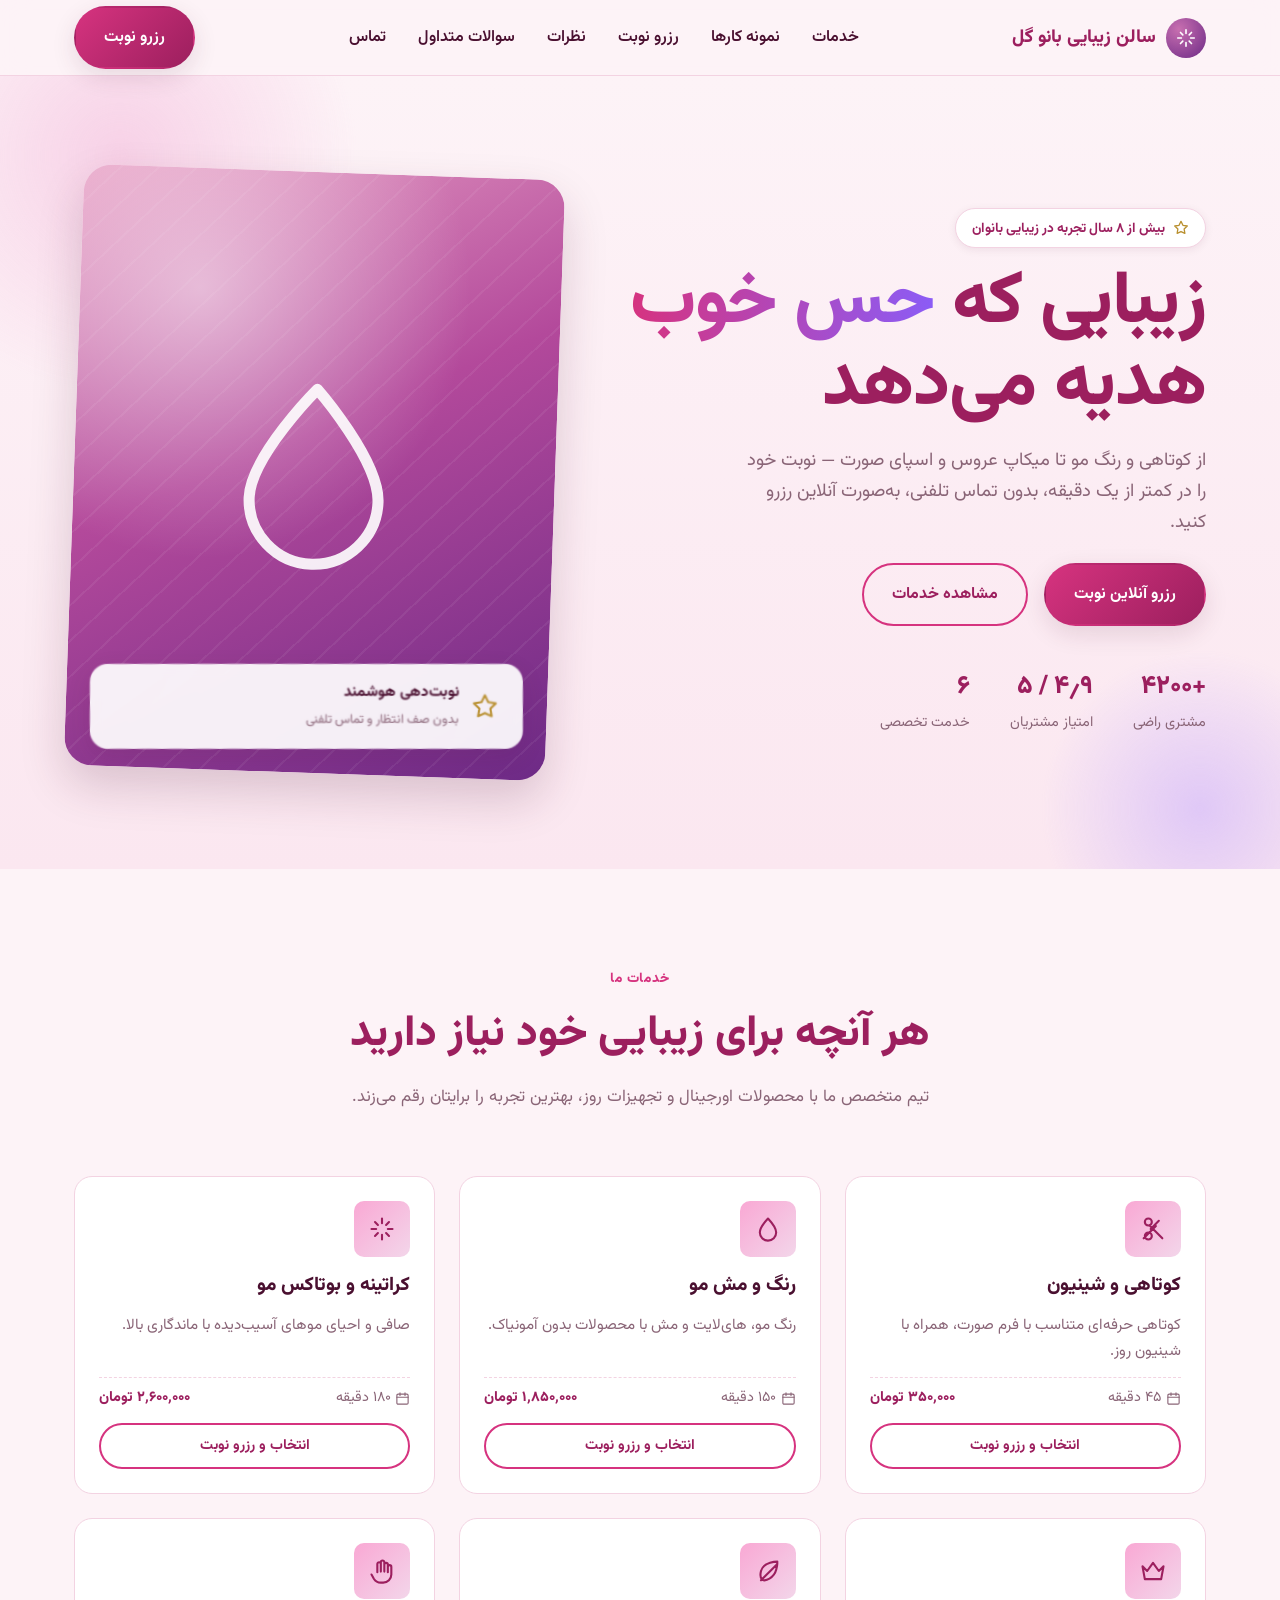
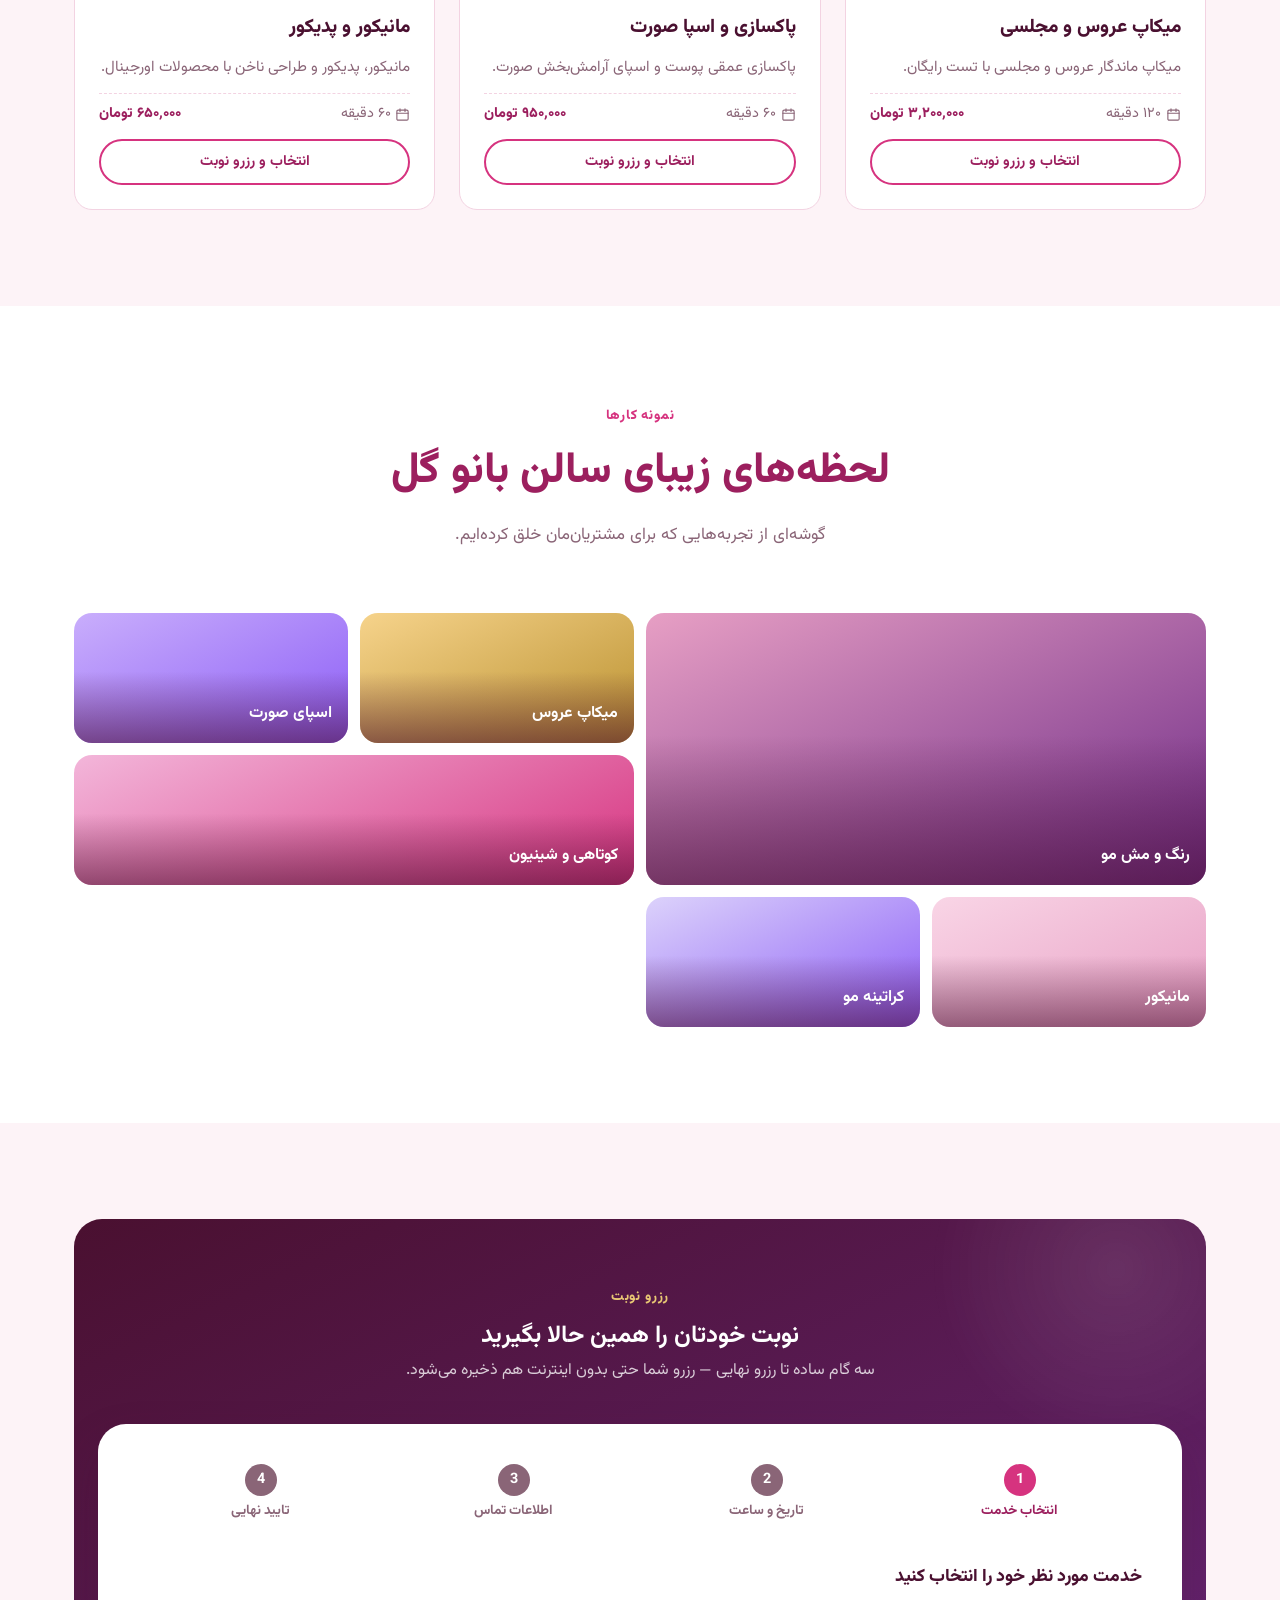
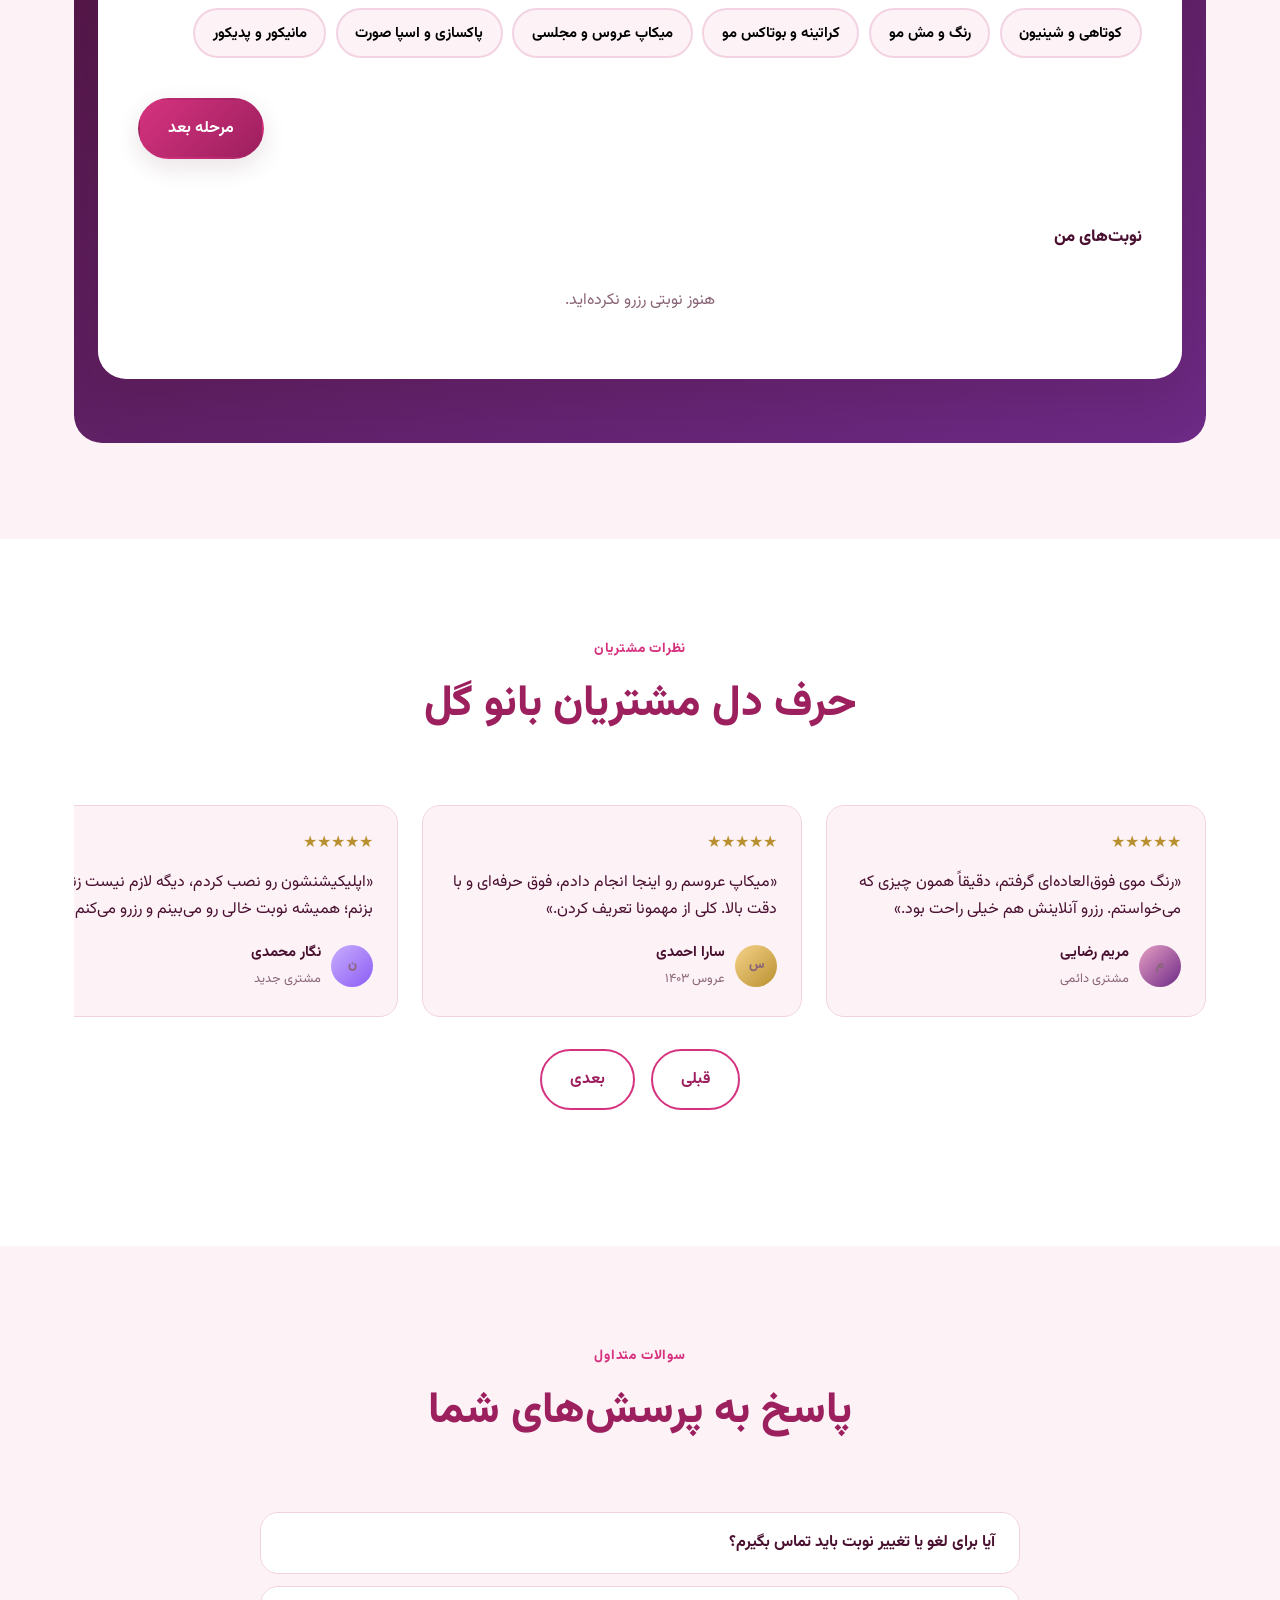
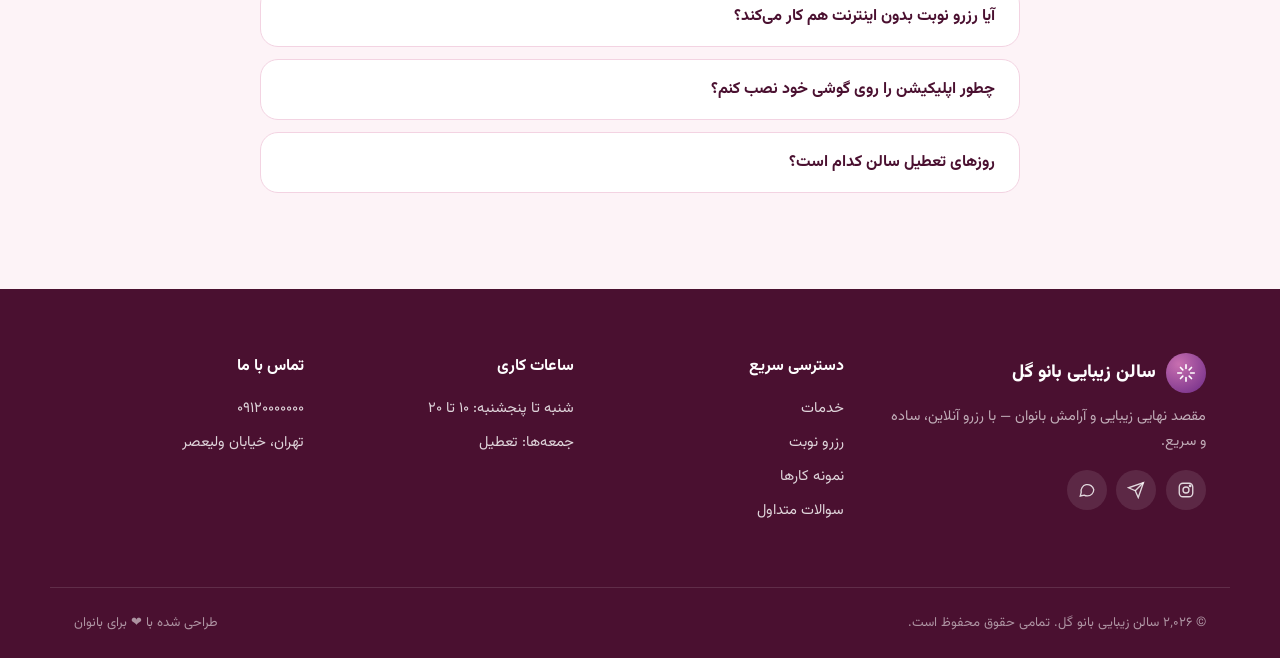
<file: salon-pwa/index.html>
<!doctype html>
<html lang="fa" dir="rtl">
<head>
<meta charset="UTF-8">
<meta name="viewport" content="width=device-width, initial-scale=1, viewport-fit=cover">
<title>سالن زیبایی بانو گل | رزرو آنلاین نوبت</title>
<meta name="description" content="سالن زیبایی بانو گل — رزرو آنلاین نوبت کوتاهی، رنگ مو، میکاپ عروس، پاکسازی پوست و ناخن. اپلیکیشن قابل نصب، بدون نیاز به تماس تلفنی.">
<meta name="theme-color" content="#831843">
<link rel="preconnect" href="https://fonts.googleapis.com">
<link rel="preconnect" href="https://fonts.gstatic.com" crossorigin>
<link rel="manifest" href="manifest.json">
<link rel="icon" href="icons/favicon-32.png" sizes="32x32" type="image/png">
<link rel="apple-touch-icon" href="icons/apple-touch-icon.png">
<meta name="apple-mobile-web-app-capable" content="yes">
<meta name="apple-mobile-web-app-status-bar-style" content="black-translucent">
<meta name="apple-mobile-web-app-title" content="بانو گل">
<link rel="stylesheet" href="css/style.css">
</head>
<body>
<a class="skip-link" href="#main">رفتن به محتوای اصلی</a>

<header class="site-header">
  <div class="container header-inner">
    <a class="brand" href="#top">
      <span class="brand-mark" aria-hidden="true">
        <svg viewBox="0 0 24 24" fill="none" stroke="#fff" stroke-width="1.8" stroke-linecap="round" stroke-linejoin="round"><path d="M12 3v4M12 17v4M3 12h4M17 12h4M6 6l2.5 2.5M15.5 15.5 18 18M18 6l-2.5 2.5M8.5 15.5 6 18"/></svg>
      </span>
      سالن زیبایی بانو گل
    </a>
    <nav class="main-nav" aria-label="ناوبری اصلی">
      <button class="nav-toggle" id="navToggle" aria-expanded="false" aria-controls="navLinks" aria-label="باز کردن منو">
        <svg viewBox="0 0 24 24" fill="none" stroke="currentColor" stroke-width="2" stroke-linecap="round"><path d="M4 6h16M4 12h16M4 18h16"/></svg>
      </button>
      <div class="nav-backdrop" id="navBackdrop" aria-hidden="true"></div>
      <ul class="nav-links" id="navLinks">
        <li><a class="nav-link" href="#services">خدمات</a></li>
        <li><a class="nav-link" href="#gallery">نمونه کارها</a></li>
        <li><a class="nav-link" href="#booking">رزرو نوبت</a></li>
        <li><a class="nav-link" href="#testimonials">نظرات</a></li>
        <li><a class="nav-link" href="#faq">سوالات متداول</a></li>
        <li><a class="nav-link" href="#contact">تماس</a></li>
      </ul>
    </nav>
    <a class="btn btn-primary header-cta" href="#booking">رزرو نوبت</a>
  </div>
</header>

<main id="main">

  <!-- ============================= HERO ============================= -->
  <section class="hero" id="top">
    <span class="blob blob-1" aria-hidden="true"></span>
    <span class="blob blob-2" aria-hidden="true"></span>
    <div class="container hero-grid">
      <div>
        <span class="eyebrow">
          <svg viewBox="0 0 24 24" fill="none" stroke="currentColor" stroke-width="2" stroke-linecap="round" stroke-linejoin="round"><path d="M12 17.3 6.2 20l1.1-6.5L2.6 9l6.5-1L12 2l2.9 6 6.5 1-4.7 4.5L17.8 20z"/></svg>
          بیش از ۸ سال تجربه در زیبایی بانوان
        </span>
        <h1>زیبایی که <em>حس خوب</em><br>هدیه می‌دهد</h1>
        <p class="hero-lede">
          از کوتاهی و رنگ مو تا میکاپ عروس و اسپای صورت — نوبت خود را در کمتر از یک دقیقه،
          بدون تماس تلفنی، به‌صورت آنلاین رزرو کنید.
        </p>
        <div class="hero-actions">
          <a class="btn btn-primary" href="#booking">
            رزرو آنلاین نوبت
          </a>
          <a class="btn btn-outline" href="#services">مشاهده خدمات</a>
        </div>
        <div class="hero-stats">
          <div class="stat"><strong>+۴۲۰۰</strong><span>مشتری راضی</span></div>
          <div class="stat"><strong>۴٫۹ / ۵</strong><span>امتیاز مشتریان</span></div>
          <div class="stat"><strong>۶</strong><span>خدمت تخصصی</span></div>
        </div>
      </div>
      <div class="hero-visual" aria-hidden="true">
        <div class="visual-icon-grid">
          <svg viewBox="0 0 24 24" fill="none" stroke="currentColor" stroke-width="1.2" stroke-linecap="round" stroke-linejoin="round"><path d="M12 3s7 7.5 7 12a7 7 0 1 1-14 0c0-4.5 7-12 7-12Z"/></svg>
        </div>
        <div class="visual-badge">
          <svg viewBox="0 0 24 24" fill="none" stroke="currentColor" stroke-width="1.8" stroke-linecap="round" stroke-linejoin="round"><path d="M12 17.3 6.2 20l1.1-6.5L2.6 9l6.5-1L12 2l2.9 6 6.5 1-4.7 4.5L17.8 20z"/></svg>
          <div>
            <strong>نوبت‌دهی هوشمند</strong>
            <span>بدون صف انتظار و تماس تلفنی</span>
          </div>
        </div>
      </div>
    </div>
  </section>

  <!-- ============================= SERVICES ============================= -->
  <section class="section" id="services">
    <div class="container">
      <div class="section-head center reveal">
        <span class="kicker">خدمات ما</span>
        <h2>هر آنچه برای زیبایی خود نیاز دارید</h2>
        <p>تیم متخصص ما با محصولات اورجینال و تجهیزات روز، بهترین تجربه را برایتان رقم می‌زند.</p>
      </div>
      <div class="services-grid" id="servicesGrid"></div>
    </div>
  </section>

  <!-- ============================= GALLERY ============================= -->
  <section class="section section-alt" id="gallery">
    <div class="container">
      <div class="section-head center reveal">
        <span class="kicker">نمونه کارها</span>
        <h2>لحظه‌های زیبای سالن بانو گل</h2>
        <p>گوشه‌ای از تجربه‌هایی که برای مشتریان‌مان خلق کرده‌ایم.</p>
      </div>
      <div class="gallery-grid reveal" role="list" aria-label="نمونه کارهای سالن">
        <div class="gallery-item" role="listitem"><span>رنگ و مش مو</span></div>
        <div class="gallery-item" role="listitem"><span>میکاپ عروس</span></div>
        <div class="gallery-item" role="listitem"><span>اسپای صورت</span></div>
        <div class="gallery-item" role="listitem"><span>کوتاهی و شینیون</span></div>
        <div class="gallery-item" role="listitem"><span>مانیکور</span></div>
        <div class="gallery-item" role="listitem"><span>کراتینه مو</span></div>
      </div>
    </div>
  </section>

  <!-- ============================= BOOKING ============================= -->
  <section class="section" id="booking">
    <div class="container">
      <div class="booking-shell reveal">
        <span class="blob blob-3" aria-hidden="true"></span>
        <div class="booking-inner">
          <div class="booking-head">
            <span class="kicker">رزرو نوبت</span>
            <h2>نوبت خودتان را همین حالا بگیرید</h2>
            <p>سه گام ساده تا رزرو نهایی — رزرو شما حتی بدون اینترنت هم ذخیره می‌شود.</p>
          </div>

          <div class="booking-card">
            <ol class="step-indicator">
              <li data-step="1" class="is-active">انتخاب خدمت</li>
              <li data-step="2">تاریخ و ساعت</li>
              <li data-step="3">اطلاعات تماس</li>
              <li data-step="4">تایید نهایی</li>
            </ol>

            <form id="bookingForm" novalidate>
              <!-- Step 1 -->
              <div class="booking-step" data-step="1">
                <fieldset>
                  <legend>خدمت مورد نظر خود را انتخاب کنید</legend>
                  <div class="chip-group" id="serviceChips"></div>
                </fieldset>
                <div class="step-actions">
                  <span></span>
                  <button type="button" class="btn btn-primary" id="toStep2">مرحله بعد</button>
                </div>
              </div>

              <!-- Step 2 -->
              <div class="booking-step" data-step="2" hidden>
                <fieldset>
                  <legend>تاریخ مورد نظر</legend>
                  <div class="date-strip" id="dateStrip" role="group" aria-label="انتخاب تاریخ"></div>
                </fieldset>
                <fieldset style="margin-top: 1.5rem;">
                  <legend>ساعت مورد نظر</legend>
                  <div class="time-grid" id="timeGrid" role="group" aria-label="انتخاب ساعت"></div>
                  <span class="hint" id="timeHelp">ابتدا یک تاریخ انتخاب کنید.</span>
                </fieldset>
                <div class="step-actions">
                  <button type="button" class="btn btn-outline" id="backToStep1">مرحله قبل</button>
                  <button type="button" class="btn btn-primary" id="toStep3">مرحله بعد</button>
                </div>
              </div>

              <!-- Step 3 -->
              <div class="booking-step" data-step="3" hidden>
                <div class="booking-summary" id="bookingSummary"></div>
                <fieldset>
                  <legend>اطلاعات تماس</legend>
                  <div class="form-row">
                    <label for="customerName">نام و نام خانوادگی</label>
                    <input type="text" id="customerName" name="name" autocomplete="name" required>
                    <span class="error-msg">لطفاً نام کامل خود را وارد کنید.</span>
                  </div>
                  <div class="form-row">
                    <label for="customerPhone">شماره موبایل</label>
                    <input type="tel" id="customerPhone" name="phone" placeholder="09xxxxxxxxx" inputmode="numeric" autocomplete="tel" required>
                    <span class="error-msg">شماره موبایل را به‌صورت صحیح وارد کنید (مثل ۰۹۱۲۱۲۳۴۵۶۷).</span>
                  </div>
                  <div class="form-row">
                    <label for="customerNotes">توضیحات (اختیاری)</label>
                    <textarea id="customerNotes" name="notes" rows="3" placeholder="مثلاً حساسیت پوستی یا درخواست خاص..."></textarea>
                  </div>
                </fieldset>
                <div class="step-actions">
                  <button type="button" class="btn btn-outline" id="backToStep2">مرحله قبل</button>
                  <button type="submit" class="btn btn-gold">ثبت نهایی نوبت</button>
                </div>
              </div>

              <!-- Step 4 (filled by JS) -->
              <div class="booking-step" data-step="4" hidden></div>
            </form>

            <div class="my-bookings">
              <h3 style="font-size:1.05rem; font-weight:800; margin-bottom: 0.75rem;">نوبت‌های من</h3>
              <div id="myBookings"></div>
            </div>
          </div>
        </div>
      </div>
    </div>
  </section>

  <!-- ============================= TESTIMONIALS ============================= -->
  <section class="section section-alt" id="testimonials">
    <div class="container">
      <div class="section-head center reveal">
        <span class="kicker">نظرات مشتریان</span>
        <h2>حرف دل مشتریان بانو گل</h2>
      </div>
      <div class="testimonial-track reveal" id="testimonialTrack">
        <article class="testimonial-card">
          <div class="stars" aria-hidden="true">★★★★★</div>
          <p>«رنگ موی فوق‌العاده‌ای گرفتم، دقیقاً همون چیزی که می‌خواستم. رزرو آنلاینش هم خیلی راحت بود.»</p>
          <div class="testimonial-person">
            <span class="avatar" style="background:linear-gradient(135deg,#e79fc4,#6d2a86)">م</span>
            <div><strong>مریم رضایی</strong><span>مشتری دائمی</span></div>
          </div>
        </article>
        <article class="testimonial-card">
          <div class="stars" aria-hidden="true">★★★★★</div>
          <p>«میکاپ عروسم رو اینجا انجام دادم، فوق حرفه‌ای و با دقت بالا. کلی از مهمونا تعریف کردن.»</p>
          <div class="testimonial-person">
            <span class="avatar" style="background:linear-gradient(135deg,#f6d38b,#b9902f)">س</span>
            <div><strong>سارا احمدی</strong><span>عروس ۱۴۰۳</span></div>
          </div>
        </article>
        <article class="testimonial-card">
          <div class="stars" aria-hidden="true">★★★★★</div>
          <p>«اپلیکیشنشون رو نصب کردم، دیگه لازم نیست زنگ بزنم؛ همیشه نوبت خالی رو می‌بینم و رزرو می‌کنم.»</p>
          <div class="testimonial-person">
            <span class="avatar" style="background:linear-gradient(135deg,#c9aefc,#8b5cf6)">ن</span>
            <div><strong>نگار محمدی</strong><span>مشتری جدید</span></div>
          </div>
        </article>
      </div>
      <div class="hero-actions" style="justify-content:center; margin-top: 1rem;">
        <button type="button" class="btn btn-outline" id="testimonialPrev" aria-label="نظر قبلی">قبلی</button>
        <button type="button" class="btn btn-outline" id="testimonialNext" aria-label="نظر بعدی">بعدی</button>
      </div>
    </div>
  </section>

  <!-- ============================= FAQ ============================= -->
  <section class="section" id="faq">
    <div class="container">
      <div class="section-head center reveal">
        <span class="kicker">سوالات متداول</span>
        <h2>پاسخ به پرسش‌های شما</h2>
      </div>
      <div class="faq-list reveal">
        <details class="faq-item">
          <summary>آیا برای لغو یا تغییر نوبت باید تماس بگیرم؟</summary>
          <div class="faq-body">خیر، از بخش «نوبت‌های من» در همین صفحه می‌توانید نوبت خود را لغو و مجدداً رزرو کنید.</div>
        </details>
        <details class="faq-item">
          <summary>آیا رزرو نوبت بدون اینترنت هم کار می‌کند؟</summary>
          <div class="faq-body">بله، پس از اولین بازدید، اپلیکیشن به‌صورت آفلاین هم قابل استفاده است و رزروهای شما ذخیره می‌شود.</div>
        </details>
        <details class="faq-item">
          <summary>چطور اپلیکیشن را روی گوشی خود نصب کنم؟</summary>
          <div class="faq-body">با باز شدن بنر «نصب اپلیکیشن» در پایین صفحه، کافیست دکمه نصب را بزنید؛ در آیفون از دکمه اشتراک‌گذاری سافاری و «افزودن به صفحه اصلی» استفاده کنید.</div>
        </details>
        <details class="faq-item">
          <summary>روزهای تعطیل سالن کدام است؟</summary>
          <div class="faq-body">سالن بانو گل هر روز هفته به‌جز جمعه‌ها، از ساعت ۱۰ صبح تا ۸ شب پذیرای شماست.</div>
        </details>
      </div>
    </div>
  </section>

</main>

<!-- ============================= FOOTER ============================= -->
<footer class="site-footer" id="contact">
  <div class="container footer-grid">
    <div class="footer-brand">
      <a class="brand" href="#top" style="color:#fff;">
        <span class="brand-mark" aria-hidden="true">
          <svg viewBox="0 0 24 24" fill="none" stroke="#fff" stroke-width="1.8" stroke-linecap="round" stroke-linejoin="round"><path d="M12 3v4M12 17v4M3 12h4M17 12h4M6 6l2.5 2.5M15.5 15.5 18 18M18 6l-2.5 2.5M8.5 15.5 6 18"/></svg>
        </span>
        سالن زیبایی بانو گل
      </a>
      <p>مقصد نهایی زیبایی و آرامش بانوان — با رزرو آنلاین، ساده و سریع.</p>
      <div class="social-row">
        <a href="#" aria-label="اینستاگرام"><svg viewBox="0 0 24 24" fill="none" stroke="currentColor" stroke-width="1.8"><rect x="3" y="3" width="18" height="18" rx="5"/><circle cx="12" cy="12" r="4"/><circle cx="17.5" cy="6.5" r="1"/></svg></a>
        <a href="#" aria-label="تلگرام"><svg viewBox="0 0 24 24" fill="none" stroke="currentColor" stroke-width="1.8"><path d="m22 2-7 20-4-9-9-4Z"/><path d="M22 2 11 13"/></svg></a>
        <a href="https://api.whatsapp.com/send?phone=" aria-label="واتساپ"><svg viewBox="0 0 24 24" fill="none" stroke="currentColor" stroke-width="1.8"><path d="M21 11.5a8.4 8.4 0 0 1-8.5 8.4 8.5 8.5 0 0 1-4.3-1.1L3 20l1.3-4.9A8.4 8.4 0 1 1 21 11.5Z"/></svg></a>
      </div>
    </div>
    <div>
      <h4>دسترسی سریع</h4>
      <ul>
        <li><a href="#services">خدمات</a></li>
        <li><a href="#booking">رزرو نوبت</a></li>
        <li><a href="#gallery">نمونه کارها</a></li>
        <li><a href="#faq">سوالات متداول</a></li>
      </ul>
    </div>
    <div>
      <h4>ساعات کاری</h4>
      <ul>
        <li>شنبه تا پنجشنبه: ۱۰ تا ۲۰</li>
        <li>جمعه‌ها: تعطیل</li>
      </ul>
    </div>
    <div>
      <h4>تماس با ما</h4>
      <ul>
        <li>۰۹۱۲۰۰۰۰۰۰۰</li>
        <li>تهران، خیابان ولیعصر</li>
      </ul>
    </div>
  </div>
  <div class="container footer-bottom">
    <span>© <span id="year"></span> سالن زیبایی بانو گل. تمامی حقوق محفوظ است.</span>
    <span>طراحی شده با ❤ برای بانوان</span>
  </div>
</footer>

<!-- Floating booking shortcut (mobile) -->
<a class="btn btn-primary fab booking-fab" href="#booking" aria-label="رزرو سریع نوبت">
  <svg viewBox="0 0 24 24" width="20" height="20" fill="none" stroke="currentColor" stroke-width="2" stroke-linecap="round" stroke-linejoin="round"><rect x="3" y="5" width="18" height="16" rx="2"/><path d="M8 3v4M16 3v4M3 10h18"/></svg>
</a>

<!-- Install banner -->
<div class="install-banner" id="installBanner" role="dialog" aria-label="نصب اپلیکیشن">
  <div class="ib-icon" aria-hidden="true">
    <svg viewBox="0 0 24 24" fill="none" stroke="currentColor" stroke-width="1.8" stroke-linecap="round" stroke-linejoin="round"><path d="M12 3v12m0 0 4-4m-4 4-4-4M4 17v2a2 2 0 0 0 2 2h12a2 2 0 0 0 2-2v-2"/></svg>
  </div>
  <div class="ib-text">
    <strong>نصب اپلیکیشن بانو گل</strong>
    <span>برای رزرو سریع‌تر، اپ را روی گوشی خود نصب کنید.</span>
  </div>
  <button type="button" class="btn btn-primary" id="installAction" style="padding:0.6rem 1rem; font-size:0.85rem;">نصب</button>
  <button type="button" class="ib-close" id="installClose" aria-label="بستن">
    <svg viewBox="0 0 24 24" fill="none" stroke="currentColor" stroke-width="2" stroke-linecap="round"><path d="M18 6 6 18M6 6l12 12"/></svg>
  </button>
</div>

<div class="status-toast" id="statusToast" role="status" aria-live="polite"></div>

<script src="js/app.js"></script>
</body>
</html>
</file>
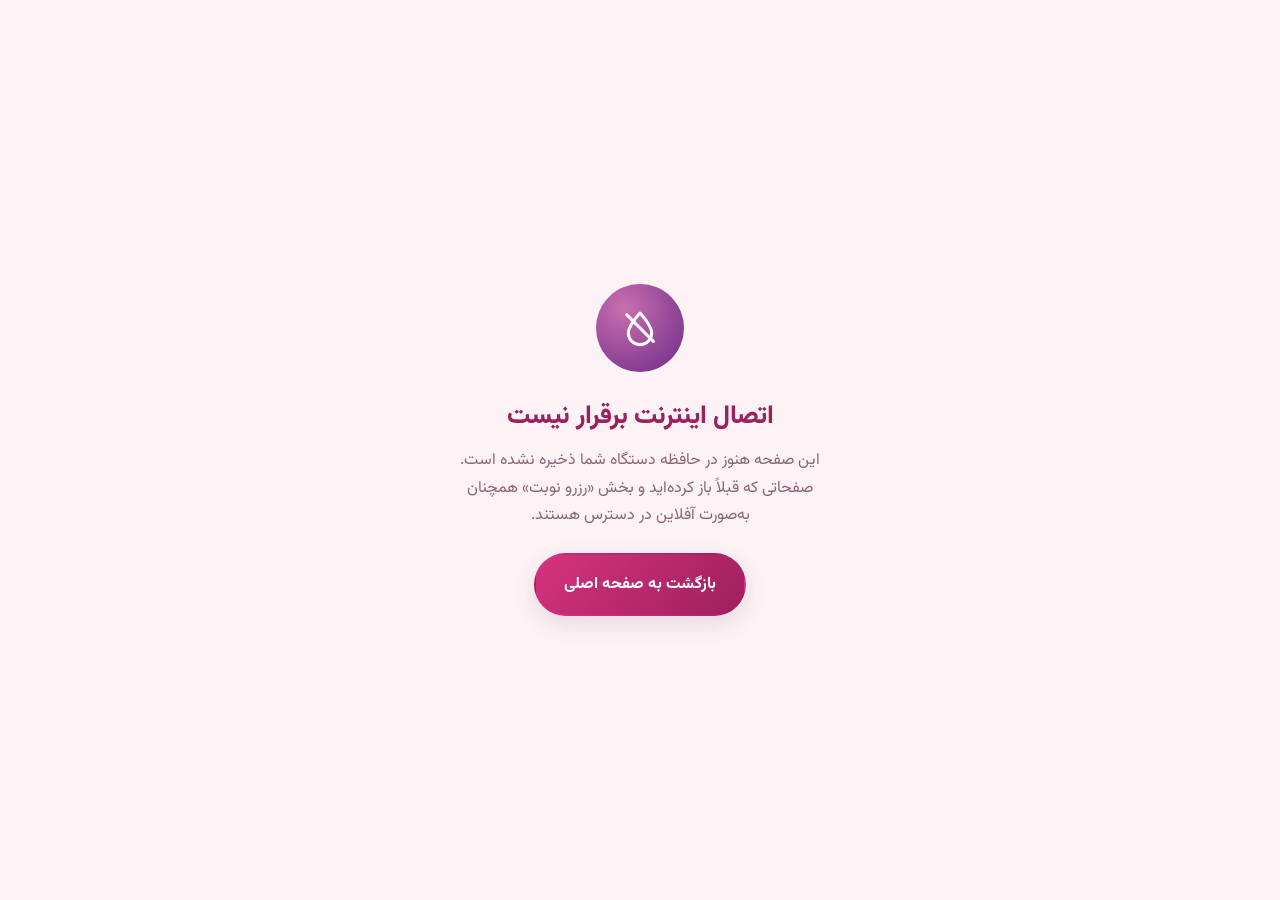
<file: salon-pwa/offline/index.html>
<!doctype html>
<html lang="fa" dir="rtl">
<head>
<meta charset="UTF-8">
<meta name="viewport" content="width=device-width, initial-scale=1">
<title>اتصال اینترنت برقرار نیست | بانو گل</title>
<meta name="theme-color" content="#831843">
<link rel="stylesheet" href="../css/style.css">
</head>
<body>
<main style="min-height:100dvh; display:grid; place-items:center; padding: 2rem; text-align:center;">
  <div>
    <div style="width:88px;height:88px;border-radius:50%;margin:0 auto 1.5rem;display:grid;place-items:center;background:radial-gradient(circle at 32% 28%,#c86fb0,#6d2a86);">
      <svg viewBox="0 0 24 24" width="40" height="40" fill="none" stroke="#fff" stroke-width="1.8" stroke-linecap="round" stroke-linejoin="round"><path d="M12 3s7 7.5 7 12a7 7 0 1 1-14 0c0-4.5 7-12 7-12Z"/><path d="M4 4l16 16"/></svg>
    </div>
    <h1 style="font-size:1.6rem; font-weight:800; color:var(--color-primary-dark); margin-bottom:0.5rem;">اتصال اینترنت برقرار نیست</h1>
    <p style="color:var(--color-muted); max-width:44ch; margin: 0 auto 1.5rem;">
      این صفحه هنوز در حافظه دستگاه شما ذخیره نشده است. صفحاتی که قبلاً باز کرده‌اید و
      بخش «رزرو نوبت» همچنان به‌صورت آفلاین در دسترس هستند.
    </p>
    <a class="btn btn-primary" href="../index.html">بازگشت به صفحه اصلی</a>
  </div>
</main>
</body>
</html>
</file>
<file: salon-pwa/css/style.css>
/* ==========================================================================
   Salon "Banoo Gol" — Design tokens
   Adapted from the ui-ux-pro-max "Beauty/Spa/Wellness" palette (Playfair/Inter
   swapped for Vazirmatn per project brief; Neo-Brutalism dial softened to a
   bold editorial-luxury treatment better suited to the audience — big
   asymmetric type and color-blocking kept, thick black borders dropped).
   ========================================================================== */

@import url('https://fonts.googleapis.com/css2?family=Vazirmatn:wght@100..900&display=swap');

:root {
  /* Color roles */
  --color-primary: #d6337f;
  --color-primary-dark: #9c1f5e;
  --color-secondary: #f9a8d4;
  --color-accent: #8b5cf6;
  --color-gold: #b9902f;
  --color-gold-light: #e8c774;
  --color-background: #fdf3f7;
  --color-surface: #ffffff;
  --color-foreground: #4a1030;
  --color-muted: #8a6577;
  --color-border: #f3d3e2;
  --color-destructive: #dc2626;
  --color-success: #16794f;
  --color-ring: #d6337f;

  /* On-colors */
  --on-primary: #ffffff;
  --on-dark: #fff7fb;

  /* Type */
  --font-family: 'Vazirmatn', 'Segoe UI', Tahoma, sans-serif;

  /* Spacing (8px-ish scale) */
  --space-3xs: 0.25rem;
  --space-2xs: 0.5rem;
  --space-xs: 0.75rem;
  --space-sm: 1rem;
  --space-md: 1.5rem;
  --space-lg: 2.5rem;
  --space-xl: 4rem;
  --space-2xl: 6rem;
  --space-3xl: 8rem;

  /* Radius */
  --radius-sm: 10px;
  --radius-md: 18px;
  --radius-lg: 28px;
  --radius-pill: 999px;

  /* Shadow */
  --shadow-sm: 0 2px 8px rgba(74, 16, 48, 0.08);
  --shadow-md: 0 8px 24px rgba(74, 16, 48, 0.12);
  --shadow-lg: 0 20px 45px rgba(74, 16, 48, 0.18);
  --shadow-gold: 0 10px 30px rgba(185, 144, 47, 0.25);

  --container: 1180px;
  --header-h: 76px;
}

/* ==========================================================================
   Reset
   ========================================================================== */
*, *::before, *::after { box-sizing: border-box; }
html { scroll-behavior: smooth; }
@media (prefers-reduced-motion: reduce) {
  html { scroll-behavior: auto; }
  *, *::before, *::after {
    animation-duration: 0.01ms !important;
    animation-iteration-count: 1 !important;
    transition-duration: 0.01ms !important;
    scroll-behavior: auto !important;
  }
}

body {
  margin: 0;
  font-family: var(--font-family);
  background: var(--color-background);
  color: var(--color-foreground);
  font-size: 16px;
  line-height: 1.7;
  -webkit-font-smoothing: antialiased;
  overflow-x: hidden;
}

img { max-width: 100%; display: block; }
button { font-family: inherit; }
a { color: inherit; text-decoration: none; }
ul, ol { margin: 0; padding: 0; list-style: none; }
h1, h2, h3, h4, p { margin: 0; }

a, button, input, select, textarea, [tabindex] {
  outline-offset: 3px;
}
a:focus-visible,
button:focus-visible,
input:focus-visible,
select:focus-visible,
textarea:focus-visible,
[tabindex]:focus-visible {
  outline: 3px solid var(--color-accent);
  outline-offset: 3px;
  border-radius: 6px;
}

.clickable, button, .chip, .nav-link, .btn, .fab, .tab, .install-btn, summary {
  cursor: pointer;
}

.container {
  max-width: var(--container);
  margin: 0 auto;
  padding: 0 var(--space-md);
}

.sr-only {
  position: absolute;
  width: 1px; height: 1px;
  padding: 0; margin: -1px;
  overflow: hidden;
  clip: rect(0,0,0,0);
  white-space: nowrap;
  border: 0;
}

.skip-link {
  position: absolute;
  right: var(--space-sm);
  top: -60px;
  background: var(--color-primary-dark);
  color: #fff;
  padding: 0.75rem 1.25rem;
  border-radius: var(--radius-sm);
  z-index: 200;
  transition: top 200ms ease;
}
.skip-link:focus { top: var(--space-sm); }

/* ==========================================================================
   Decorative blobs (creative, non-informational — aria-hidden)
   ========================================================================== */
.blob {
  position: absolute;
  border-radius: 50%;
  filter: blur(2px);
  opacity: 0.55;
  pointer-events: none;
  z-index: 0;
}

/* ==========================================================================
   Buttons
   ========================================================================== */
.btn {
  display: inline-flex;
  align-items: center;
  justify-content: center;
  gap: 0.5rem;
  padding: 1rem 1.75rem;
  border-radius: var(--radius-pill);
  font-weight: 700;
  font-size: 1rem;
  border: 2px solid transparent;
  transition: transform 200ms ease, box-shadow 200ms ease, background 200ms ease, color 200ms ease;
  min-height: 44px;
  white-space: nowrap;
}
.btn:active { transform: translateY(1px) scale(0.98); }

.btn-primary {
  background: linear-gradient(135deg, var(--color-primary), var(--color-primary-dark));
  color: var(--on-primary);
  box-shadow: var(--shadow-md);
}
.btn-primary:hover { transform: translateY(-3px); box-shadow: var(--shadow-lg); }

.btn-gold {
  background: linear-gradient(135deg, var(--color-gold-light), var(--color-gold));
  color: #402c06;
  box-shadow: var(--shadow-gold);
}
.btn-gold:hover { transform: translateY(-3px); }

.btn-outline {
  background: transparent;
  color: var(--color-primary-dark);
  border-color: var(--color-primary);
}
.btn-outline:hover { background: rgba(214, 51, 127, 0.08); }

.btn-ghost {
  background: rgba(255,255,255,0.15);
  color: var(--on-dark);
  border-color: rgba(255,255,255,0.5);
  backdrop-filter: blur(6px);
}
.btn-ghost:hover { background: rgba(255,255,255,0.28); }

.btn-block { width: 100%; }
.btn[disabled] { opacity: 0.5; cursor: not-allowed; transform: none !important; }

/* ==========================================================================
   Header
   ========================================================================== */
.site-header {
  position: sticky;
  top: 0;
  z-index: 100;
  height: var(--header-h);
  display: flex;
  align-items: center;
  background: rgba(253, 243, 247, 0.85);
  backdrop-filter: blur(14px);
  border-bottom: 1px solid var(--color-border);
  transition: box-shadow 200ms ease;
}
.site-header.is-scrolled { box-shadow: var(--shadow-sm); }

.header-inner {
  display: flex;
  align-items: center;
  justify-content: space-between;
  gap: var(--space-md);
  width: 100%;
}

.brand {
  display: flex;
  align-items: center;
  gap: 0.6rem;
  font-weight: 800;
  font-size: 1.15rem;
  color: var(--color-primary-dark);
}
.brand-mark {
  width: 40px; height: 40px;
  border-radius: 50%;
  background: radial-gradient(circle at 32% 28%, #c86fb0, #6d2a86);
  display: grid;
  place-items: center;
  flex-shrink: 0;
}
.brand-mark svg { width: 22px; height: 22px; }

.main-nav {
  display: flex;
  align-items: center;
  gap: var(--space-lg);
}
.nav-links {
  display: flex;
  align-items: center;
  gap: var(--space-md);
}
.nav-link {
  font-weight: 600;
  color: var(--color-foreground);
  padding: 0.5rem 0.25rem;
  position: relative;
}
.nav-link::after {
  content: '';
  position: absolute;
  right: 0; left: 0; bottom: -2px;
  height: 2px;
  background: var(--color-primary);
  transform: scaleX(0);
  transform-origin: right;
  transition: transform 250ms ease;
}
.nav-link:hover::after, .nav-link:focus-visible::after { transform: scaleX(1); }

.nav-toggle {
  display: none;
  background: transparent;
  border: 2px solid var(--color-border);
  border-radius: var(--radius-sm);
  width: 44px; height: 44px;
  align-items: center;
  justify-content: center;
}
.nav-toggle svg { width: 22px; height: 22px; }
.nav-backdrop { display: none; }

@media (max-width: 860px) {
  .nav-toggle { display: inline-flex; }
  .nav-backdrop {
    display: block;
    position: fixed;
    /* Not `inset: 0`: .site-header has backdrop-filter, which (like
       transform) makes it the containing block for fixed descendants —
       `bottom: 0` would then resolve against the header's own ~76px box
       instead of the viewport and collapse this to zero height. Sizing
       explicitly with a viewport unit sidesteps that. */
    inset-inline: 0;
    top: var(--header-h);
    height: calc(100dvh - var(--header-h));
    background: rgba(74, 16, 48, 0.45);
    z-index: 40;
    opacity: 0;
    visibility: hidden;
    pointer-events: none;
    transition: opacity 280ms ease, visibility 280ms;
  }
  .nav-backdrop.is-visible { opacity: 1; visibility: visible; pointer-events: auto; }
  .nav-links {
    position: fixed;
    inset-inline-start: 0;
    top: var(--header-h);
    width: min(88vw, 360px);
    height: calc(100dvh - var(--header-h));
    background: var(--color-surface);
    flex-direction: column;
    align-items: stretch;
    padding: var(--space-lg) var(--space-md);
    gap: var(--space-sm);
    transform: translateX(-105%);
    transition: transform 280ms ease;
    box-shadow: var(--shadow-lg);
    overflow-y: auto;
    z-index: 50;
  }
  html[dir="rtl"] .nav-links { transform: translateX(105%); }
  .nav-links.is-open,
  html[dir="rtl"] .nav-links.is-open { transform: translateX(0); }
  .nav-link { font-size: 1.15rem; padding: 0.9rem 0.5rem; border-bottom: 1px solid var(--color-border); }
  .header-cta { display: none; }
}

/* ==========================================================================
   Hero — bold / asymmetric
   ========================================================================== */
.hero {
  position: relative;
  overflow: hidden;
  padding-block: var(--space-2xl) var(--space-2xl);
  background: linear-gradient(180deg, #fdf3f7 0%, #fbe7f0 100%);
}
.hero .blob-1 { width: 480px; height: 480px; background: radial-gradient(circle, #f3b6da 0%, transparent 70%); top: -160px; inset-inline-end: -120px; }
.hero .blob-2 { width: 320px; height: 320px; background: radial-gradient(circle, #c9aefc 0%, transparent 70%); bottom: -100px; inset-inline-start: -80px; }

.hero-grid {
  position: relative;
  z-index: 1;
  display: grid;
  grid-template-columns: 1.1fr 0.9fr;
  gap: var(--space-xl);
  align-items: center;
}
@media (max-width: 940px) {
  .hero-grid { grid-template-columns: 1fr; }
}

.eyebrow {
  display: inline-flex;
  align-items: center;
  gap: 0.5rem;
  background: var(--color-surface);
  border: 1px solid var(--color-border);
  color: var(--color-primary-dark);
  font-weight: 700;
  font-size: 0.85rem;
  padding: 0.45rem 1rem;
  border-radius: var(--radius-pill);
  box-shadow: var(--shadow-sm);
}
.eyebrow svg { width: 16px; height: 16px; color: var(--color-gold); }

.hero h1 {
  font-size: clamp(2.6rem, 6vw, 4.6rem);
  font-weight: 800;
  line-height: 1.12;
  letter-spacing: -0.01em;
  margin-block: var(--space-sm);
  color: var(--color-primary-dark);
}
.hero h1 em {
  font-style: normal;
  background: linear-gradient(90deg, var(--color-primary), var(--color-accent));
  -webkit-background-clip: text;
  background-clip: text;
  color: transparent;
}
.hero-lede {
  font-size: 1.15rem;
  color: var(--color-muted);
  max-width: 46ch;
  margin-bottom: var(--space-md);
}
.hero-actions {
  display: flex;
  flex-wrap: wrap;
  gap: var(--space-sm);
  margin-bottom: var(--space-lg);
}
.hero-stats {
  display: flex;
  gap: var(--space-lg);
  flex-wrap: wrap;
}
.stat strong {
  display: block;
  font-size: 1.6rem;
  font-weight: 800;
  color: var(--color-primary-dark);
}
.stat span { color: var(--color-muted); font-size: 0.9rem; }

.hero-visual {
  position: relative;
  aspect-ratio: 4 / 5;
  border-radius: var(--radius-lg);
  background:
    radial-gradient(circle at 25% 20%, rgba(255,255,255,0.5), transparent 45%),
    linear-gradient(155deg, #e79fc4 0%, #b3499b 45%, #6d2a86 100%);
  box-shadow: var(--shadow-lg);
  overflow: hidden;
  transform: rotate(2deg);
}
.hero-visual::before {
  content: '';
  position: absolute;
  inset: 0;
  background-image:
    repeating-linear-gradient(135deg, rgba(255,255,255,0.06) 0 2px, transparent 2px 26px);
}
.hero-visual .visual-badge {
  position: absolute;
  bottom: var(--space-md);
  inset-inline-start: var(--space-md);
  inset-inline-end: var(--space-md);
  background: rgba(255,255,255,0.92);
  backdrop-filter: blur(6px);
  border-radius: var(--radius-md);
  padding: var(--space-sm) var(--space-md);
  display: flex;
  align-items: center;
  gap: 0.75rem;
  box-shadow: var(--shadow-md);
  transform: rotate(-2deg);
}
.hero-visual .visual-badge svg { width: 28px; height: 28px; color: var(--color-gold); flex-shrink: 0; }
.hero-visual .visual-badge strong { display: block; font-size: 0.95rem; }
.hero-visual .visual-badge span { color: var(--color-muted); font-size: 0.8rem; }
.hero-visual .visual-icon-grid {
  position: absolute;
  inset: 0;
  display: grid;
  place-items: center;
}
.hero-visual .visual-icon-grid svg { width: 46%; height: 46%; color: rgba(255,255,255,0.9); }

/* ==========================================================================
   Section shell
   ========================================================================== */
.section { padding-block: var(--space-2xl); position: relative; }
.section-alt { background: var(--color-surface); }
.section-head {
  max-width: 640px;
  margin-bottom: var(--space-xl);
}
.section-head.center { margin-inline: auto; text-align: center; }
.kicker {
  display: inline-block;
  font-weight: 800;
  color: var(--color-primary);
  letter-spacing: 0.06em;
  font-size: 0.85rem;
  margin-bottom: 0.5rem;
}
.section-head h2 {
  font-size: clamp(1.9rem, 3.4vw, 2.7rem);
  font-weight: 800;
  color: var(--color-primary-dark);
  margin-bottom: 0.75rem;
}
.section-head p { color: var(--color-muted); font-size: 1.05rem; }

/* ==========================================================================
   Services — bold asymmetric grid
   ========================================================================== */
.services-grid {
  display: grid;
  grid-template-columns: repeat(3, 1fr);
  gap: var(--space-md);
}
@media (max-width: 940px) { .services-grid { grid-template-columns: repeat(2, 1fr); } }
@media (max-width: 620px) { .services-grid { grid-template-columns: 1fr; } }

.service-card {
  background: var(--color-surface);
  border: 1px solid var(--color-border);
  border-radius: var(--radius-md);
  padding: var(--space-md);
  display: flex;
  flex-direction: column;
  gap: 0.75rem;
  transition: transform 220ms ease, box-shadow 220ms ease, border-color 220ms ease;
  position: relative;
}
.service-card:hover, .service-card:focus-within {
  transform: translateY(-6px);
  box-shadow: var(--shadow-lg);
  border-color: var(--color-secondary);
}
.service-card:nth-child(3n+2) { transform: translateY(var(--offset, 0)); }
@media (min-width: 941px) {
  .service-card:nth-child(3n+2) { --offset: -18px; }
}
.service-icon {
  width: 56px; height: 56px;
  border-radius: var(--radius-sm);
  display: grid;
  place-items: center;
  background: linear-gradient(135deg, var(--color-secondary), #f3d6ea);
  color: var(--color-primary-dark);
}
.service-icon svg { width: 28px; height: 28px; }
.service-card h3 { font-size: 1.2rem; font-weight: 800; }
.service-card p { color: var(--color-muted); font-size: 0.95rem; flex: 1; }
.service-meta {
  display: flex;
  align-items: center;
  justify-content: space-between;
  font-size: 0.9rem;
  padding-top: 0.5rem;
  border-top: 1px dashed var(--color-border);
}
.service-price { font-weight: 800; color: var(--color-primary-dark); }
.service-duration { color: var(--color-muted); display: inline-flex; align-items: center; gap: 0.3rem; }
.service-duration svg { width: 15px; height: 15px; }
.service-select-btn {
  border: 2px solid var(--color-primary);
  background: transparent;
  color: var(--color-primary-dark);
  font-weight: 700;
  border-radius: var(--radius-pill);
  padding: 0.6rem 1rem;
  font-size: 0.9rem;
  transition: all 200ms ease;
}
.service-select-btn:hover, .service-select-btn.is-active {
  background: var(--color-primary);
  color: #fff;
}

/* ==========================================================================
   Gallery — collage / bento
   ========================================================================== */
.gallery-grid {
  display: grid;
  grid-template-columns: repeat(4, 1fr);
  grid-auto-rows: 130px;
  gap: var(--space-xs);
}
.gallery-item {
  border-radius: var(--radius-md);
  position: relative;
  overflow: hidden;
  display: flex;
  align-items: flex-end;
  padding: var(--space-sm);
  color: #fff;
  font-weight: 700;
}
.gallery-item::before {
  content: '';
  position: absolute; inset: 0;
  background: linear-gradient(0deg, rgba(74,16,48,0.55), rgba(74,16,48,0) 55%);
}
.gallery-item span { position: relative; z-index: 1; }
.gallery-item:nth-child(1) { grid-column: span 2; grid-row: span 2; }
.gallery-item:nth-child(4) { grid-column: span 2; }
.gallery-item:nth-child(1) { background: linear-gradient(155deg,#e79fc4,#6d2a86); }
.gallery-item:nth-child(2) { background: linear-gradient(155deg,#f6d38b,#b9902f); }
.gallery-item:nth-child(3) { background: linear-gradient(155deg,#c9aefc,#8b5cf6); }
.gallery-item:nth-child(4) { background: linear-gradient(155deg,#f3b6da,#d6337f); }
.gallery-item:nth-child(5) { background: linear-gradient(155deg,#f9d5e6,#e79fc4); }
.gallery-item:nth-child(6) { background: linear-gradient(155deg,#dcd2fb,#8b5cf6); }
@media (max-width: 700px) {
  .gallery-grid { grid-template-columns: repeat(2, 1fr); }
  .gallery-item:nth-child(4) { grid-column: span 1; }
}

/* ==========================================================================
   Booking
   ========================================================================== */
.booking-shell {
  background: linear-gradient(155deg, #4a1030, #6d2a86);
  border-radius: var(--radius-lg);
  padding: var(--space-xl) var(--space-md);
  color: var(--on-dark);
  position: relative;
  overflow: hidden;
}
.booking-shell .blob-3 { width: 380px; height: 380px; background: radial-gradient(circle, rgba(255,255,255,0.18), transparent 70%); top: -140px; inset-inline-start: -100px; }
.booking-inner { position: relative; z-index: 1; }
.booking-head { text-align: center; max-width: 620px; margin: 0 auto var(--space-lg); }
.booking-head .kicker { color: var(--color-gold-light); }
.booking-head h2 { color: #fff; }
.booking-head p { color: rgba(255,255,255,0.78); }

.booking-card {
  background: var(--color-surface);
  color: var(--color-foreground);
  border-radius: var(--radius-lg);
  padding: var(--space-lg);
  box-shadow: var(--shadow-lg);
}

.step-indicator {
  display: flex;
  gap: 0.5rem;
  margin-bottom: var(--space-lg);
  counter-reset: step;
}
.step-indicator li {
  flex: 1;
  text-align: center;
  font-size: 0.85rem;
  font-weight: 700;
  color: var(--color-muted);
  position: relative;
  padding-top: 2.2rem;
}
.step-indicator li::before {
  counter-increment: step;
  content: counter(step);
  position: absolute;
  top: 0; left: 50%;
  transform: translateX(-50%);
  width: 32px; height: 32px;
  border-radius: 50%;
  background: var(--color-muted);
  color: #fff;
  display: grid;
  place-items: center;
  font-size: 0.9rem;
}
.step-indicator li.is-active { color: var(--color-primary-dark); }
.step-indicator li.is-active::before { background: var(--color-primary); }
.step-indicator li.is-done::before { background: var(--color-success); content: '✓'; }

fieldset { border: 0; padding: 0; margin: 0; }
legend { padding: 0; font-weight: 800; font-size: 1.1rem; margin-bottom: var(--space-sm); }

.chip-group {
  display: flex;
  flex-wrap: wrap;
  gap: 0.6rem;
}
.chip {
  border: 2px solid var(--color-border);
  background: var(--color-background);
  border-radius: var(--radius-pill);
  padding: 0.7rem 1.1rem;
  font-weight: 700;
  font-size: 0.92rem;
  transition: all 180ms ease;
  min-height: 44px;
}
.chip[aria-pressed="true"] {
  background: var(--color-primary);
  border-color: var(--color-primary);
  color: #fff;
}
.chip:disabled, .chip[aria-disabled="true"] {
  opacity: 0.4;
  cursor: not-allowed;
  text-decoration: line-through;
}
.chip:hover:not(:disabled):not([aria-disabled="true"]) { border-color: var(--color-primary); }

.date-strip {
  display: flex;
  gap: 0.6rem;
  overflow-x: auto;
  padding-bottom: 0.5rem;
  scroll-snap-type: x proximity;
}
.date-chip {
  flex: 0 0 auto;
  scroll-snap-align: start;
  width: 76px;
  border: 2px solid var(--color-border);
  background: var(--color-background);
  border-radius: var(--radius-md);
  padding: 0.75rem 0.4rem;
  text-align: center;
  min-height: 44px;
}
.date-chip .dow { display: block; font-size: 0.78rem; color: var(--color-muted); margin-bottom: 0.2rem; }
.date-chip .dom { display: block; font-size: 1.25rem; font-weight: 800; }
.date-chip .mon { display: block; font-size: 0.72rem; color: var(--color-muted); }
.date-chip[aria-pressed="true"] {
  background: var(--color-primary);
  border-color: var(--color-primary);
  color: #fff;
}
.date-chip[aria-pressed="true"] .dow, .date-chip[aria-pressed="true"] .mon { color: rgba(255,255,255,0.85); }
.date-chip[aria-disabled="true"] { opacity: 0.4; cursor: not-allowed; }

.time-grid {
  display: grid;
  grid-template-columns: repeat(auto-fill, minmax(84px, 1fr));
  gap: 0.6rem;
}

.form-row { margin-bottom: var(--space-md); }
.form-row label {
  display: block;
  font-weight: 700;
  margin-bottom: 0.4rem;
  font-size: 0.92rem;
}
.form-row .hint { color: var(--color-muted); font-size: 0.8rem; margin-top: 0.35rem; display: block; }
.form-row input[type="text"],
.form-row input[type="tel"],
.form-row textarea {
  width: 100%;
  padding: 0.85rem 1rem;
  border: 2px solid var(--color-border);
  border-radius: var(--radius-sm);
  font-size: 1rem;
  font-family: inherit;
  background: var(--color-background);
  transition: border-color 180ms ease, box-shadow 180ms ease;
  min-height: 44px;
}
.form-row input:focus, .form-row textarea:focus {
  border-color: var(--color-primary);
  outline: none;
  box-shadow: 0 0 0 4px rgba(214,51,127,0.15);
}
.form-row.has-error input, .form-row.has-error textarea { border-color: var(--color-destructive); }
.error-msg {
  color: var(--color-destructive);
  font-size: 0.85rem;
  margin-top: 0.35rem;
  display: none;
  font-weight: 600;
}
.form-row.has-error .error-msg { display: block; }

.step-actions {
  display: flex;
  justify-content: space-between;
  gap: 0.75rem;
  margin-top: var(--space-lg);
}

.booking-summary {
  background: var(--color-background);
  border: 1px dashed var(--color-border);
  border-radius: var(--radius-md);
  padding: var(--space-sm) var(--space-md);
  margin-bottom: var(--space-md);
  display: grid;
  gap: 0.4rem;
  font-size: 0.92rem;
}
.booking-summary .row { display: flex; justify-content: space-between; gap: 1rem; }
.booking-summary .row span:first-child { color: var(--color-muted); }
.booking-summary .row strong { text-align: left; }

.confirmation {
  text-align: center;
  padding: var(--space-md) 0;
}
.confirmation .check-badge {
  width: 84px; height: 84px;
  border-radius: 50%;
  background: linear-gradient(135deg, #34d399, var(--color-success));
  color: #fff;
  display: grid;
  place-items: center;
  margin: 0 auto var(--space-md);
  box-shadow: var(--shadow-md);
}
.confirmation .check-badge svg { width: 40px; height: 40px; }
.confirmation h3 { font-size: 1.5rem; font-weight: 800; margin-bottom: 0.4rem; }
.confirmation .code {
  display: inline-block;
  background: var(--color-background);
  border: 1px dashed var(--color-border);
  padding: 0.5rem 1rem;
  border-radius: var(--radius-sm);
  font-weight: 800;
  letter-spacing: 0.08em;
  margin: var(--space-sm) 0;
}
.confirmation-actions {
  display: flex;
  flex-wrap: wrap;
  justify-content: center;
  gap: 0.6rem;
  margin-top: var(--space-md);
}

/* My bookings list */
.my-bookings { margin-top: var(--space-xl); }
.booking-item {
  background: var(--color-surface);
  border: 1px solid var(--color-border);
  border-radius: var(--radius-md);
  padding: var(--space-sm) var(--space-md);
  display: flex;
  align-items: center;
  justify-content: space-between;
  gap: var(--space-sm);
  margin-bottom: 0.75rem;
  flex-wrap: wrap;
}
.booking-item .bi-meta { font-size: 0.85rem; color: var(--color-muted); }
.booking-item .bi-service { font-weight: 800; color: var(--color-primary-dark); }
.booking-cancel {
  background: transparent;
  border: 2px solid var(--color-destructive);
  color: var(--color-destructive);
  border-radius: var(--radius-pill);
  padding: 0.5rem 1rem;
  font-weight: 700;
  font-size: 0.85rem;
}
.booking-cancel:hover { background: rgba(220,38,38,0.08); }
.empty-state { color: var(--color-muted); text-align: center; padding: var(--space-md); }

/* ==========================================================================
   Testimonials
   ========================================================================== */
.testimonial-track {
  display: grid;
  grid-auto-flow: column;
  grid-auto-columns: min(88%, 380px);
  gap: var(--space-md);
  overflow-x: auto;
  scroll-snap-type: x mandatory;
  padding-bottom: var(--space-sm);
}
.testimonial-card {
  scroll-snap-align: start;
  background: var(--color-background);
  border: 1px solid var(--color-border);
  border-radius: var(--radius-md);
  padding: var(--space-md);
}
.stars { display: flex; gap: 0.2rem; margin-bottom: 0.75rem; color: var(--color-gold); }
.stars svg { width: 18px; height: 18px; }
.testimonial-card p { font-size: 1rem; margin-bottom: var(--space-sm); }
.testimonial-person { display: flex; align-items: center; gap: 0.6rem; }
.avatar {
  width: 42px; height: 42px;
  border-radius: 50%;
  display: grid;
  place-items: center;
  color: #fff;
  font-weight: 800;
  flex-shrink: 0;
}
.testimonial-person strong { display: block; font-size: 0.92rem; }
.testimonial-person span { font-size: 0.8rem; color: var(--color-muted); }

/* ==========================================================================
   FAQ
   ========================================================================== */
.faq-list { max-width: 760px; margin: 0 auto; display: grid; gap: 0.75rem; }
.faq-item {
  background: var(--color-surface);
  border: 1px solid var(--color-border);
  border-radius: var(--radius-md);
  overflow: hidden;
}
.faq-item summary {
  padding: var(--space-sm) var(--space-md);
  font-weight: 700;
  display: flex;
  align-items: center;
  justify-content: space-between;
  list-style: none;
  min-height: 44px;
}
.faq-item summary::-webkit-details-marker { display: none; }
.faq-item summary svg { width: 20px; height: 20px; transition: transform 220ms ease; flex-shrink: 0; }
.faq-item[open] summary svg { transform: rotate(45deg); }
.faq-item .faq-body { padding: 0 var(--space-md) var(--space-md); color: var(--color-muted); }

/* ==========================================================================
   Install banner
   ========================================================================== */
.install-banner {
  position: fixed;
  bottom: var(--space-sm);
  inset-inline: var(--space-sm);
  max-width: 480px;
  margin-inline: auto;
  background: var(--color-surface);
  border: 1px solid var(--color-border);
  border-radius: var(--radius-md);
  box-shadow: var(--shadow-lg);
  padding: var(--space-sm) var(--space-md);
  display: flex;
  align-items: center;
  gap: var(--space-sm);
  z-index: 150;
  transform: translateY(24px);
  opacity: 0;
  visibility: hidden;
  transition: transform 320ms ease, opacity 320ms ease, visibility 320ms;
}
.install-banner.is-visible { transform: translateY(0); opacity: 1; visibility: visible; }
.install-banner .ib-icon {
  width: 44px; height: 44px;
  border-radius: var(--radius-sm);
  background: radial-gradient(circle at 32% 28%, #c86fb0, #6d2a86);
  display: grid;
  place-items: center;
  flex-shrink: 0;
}
.install-banner .ib-icon svg { width: 24px; height: 24px; color: #fff; }
.install-banner .ib-text { flex: 1; min-width: 0; }
.install-banner .ib-text strong { display: block; font-size: 0.92rem; }
.install-banner .ib-text span { font-size: 0.8rem; color: var(--color-muted); }
.install-banner .ib-close {
  background: transparent;
  border: none;
  width: 36px; height: 36px;
  border-radius: 50%;
  display: grid;
  place-items: center;
  flex-shrink: 0;
}
.install-banner .ib-close:hover { background: var(--color-background); }
.install-banner .ib-close svg { width: 18px; height: 18px; }

/* Offline / connectivity toast */
.status-toast {
  position: fixed;
  top: calc(var(--header-h) + 12px);
  inset-inline: var(--space-sm);
  max-width: 420px;
  margin-inline: auto;
  z-index: 160;
  background: var(--color-foreground);
  color: #fff;
  padding: 0.75rem 1.1rem;
  border-radius: var(--radius-sm);
  font-size: 0.88rem;
  font-weight: 600;
  text-align: center;
  box-shadow: var(--shadow-lg);
  transform: translateY(-24px);
  opacity: 0;
  visibility: hidden;
  transition: transform 280ms ease, opacity 280ms ease, visibility 280ms;
}
.status-toast.is-visible { transform: translateY(0); opacity: 1; visibility: visible; }
.status-toast.is-error { background: var(--color-destructive); }
.status-toast.is-success { background: var(--color-success); }

/* ==========================================================================
   Footer
   ========================================================================== */
.site-footer {
  background: var(--color-foreground);
  color: rgba(255,255,255,0.82);
  padding-block: var(--space-xl) var(--space-md);
}
.footer-grid {
  display: grid;
  grid-template-columns: 1.4fr 1fr 1fr 1fr;
  gap: var(--space-lg);
}
@media (max-width: 780px) { .footer-grid { grid-template-columns: 1fr 1fr; } }
@media (max-width: 480px) { .footer-grid { grid-template-columns: 1fr; } }
.footer-grid h4 { color: #fff; font-size: 1rem; margin-bottom: var(--space-sm); }
.footer-grid ul { display: grid; gap: 0.55rem; font-size: 0.92rem; }
.footer-grid a:hover { color: #fff; }
.footer-brand p { font-size: 0.9rem; margin-top: 0.75rem; color: rgba(255,255,255,0.65); }
.social-row { display: flex; gap: 0.6rem; margin-top: var(--space-sm); }
.social-row a {
  width: 40px; height: 40px;
  border-radius: 50%;
  background: rgba(255,255,255,0.1);
  display: grid;
  place-items: center;
  transition: background 180ms ease, transform 180ms ease;
}
.social-row a:hover { background: var(--color-primary); transform: translateY(-2px); }
.social-row svg { width: 18px; height: 18px; }
.footer-bottom {
  border-top: 1px solid rgba(255,255,255,0.12);
  margin-top: var(--space-xl);
  padding-top: var(--space-md);
  display: flex;
  justify-content: space-between;
  flex-wrap: wrap;
  gap: 0.5rem;
  font-size: 0.82rem;
  color: rgba(255,255,255,0.55);
}

/* ==========================================================================
   Reveal-on-scroll (respects prefers-reduced-motion above)
   ========================================================================== */
.reveal {
  opacity: 0;
  transform: translateY(24px);
  transition: opacity 600ms ease, transform 600ms ease;
}
.reveal.is-visible { opacity: 1; transform: translateY(0); }
.reveal-stagger.is-visible > * { transition-delay: calc(var(--i, 0) * 70ms); }

/* Floating booking FAB (mobile) */
.booking-fab {
  position: fixed;
  bottom: var(--space-sm);
  inset-inline-end: var(--space-sm);
  z-index: 140;
  box-shadow: var(--shadow-lg);
}
@media (min-width: 861px) { .booking-fab { display: none; } }

@media (max-width: 480px) {
  .hero { padding-block: var(--space-xl); }
  .booking-card { padding: var(--space-md); }
  .step-indicator li { font-size: 0.72rem; }
}
</file>
